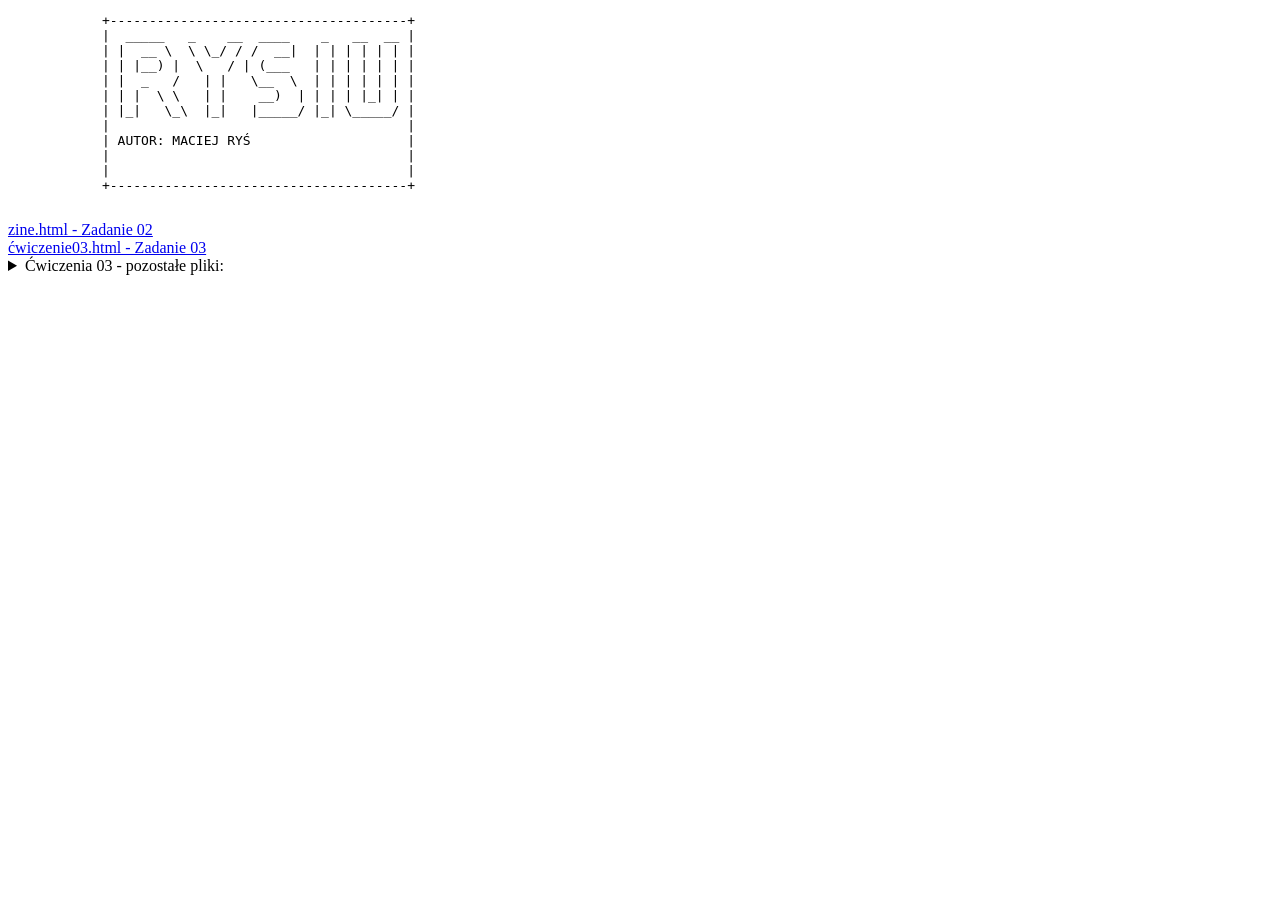
<file: index.html>
<!DOCTYPE html>
<html lang="pl">
    <head>
        <meta charset="utf-8">
        <title>SYSOP: rysiu</title>
    </head>
    <body>
        <pre>
            +--------------------------------------+
            |  _____   _    __  ____    _   __  __ |
            | |  __ \  \ \_/ / /  __|  | | | | | | |
            | | |__) |  \   / | (___   | | | | | | |
            | |  _   /   | |   \__  \  | | | | | | |
            | | |  \ \   | |    __)  | | | | |_| | |
            | |_|   \_\  |_|   |_____/ |_| \_____/ |
            |                                      |
            | AUTOR: MACIEJ RYŚ                    |
            |                                      |
            |                                      |
            +--------------------------------------+
        </pre>
        <a href="zine.html">zine.html - Zadanie 02</a><br>
        <a href="cwiczenia03/cwiczenia03.html">ćwiczenie03.html - Zadanie 03</a>
        <details>
            <summary>Ćwiczenia 03 - pozostałe pliki:</summary>
            <a href="cwiczenia03/nowy.html">nowy.html - poprawiony plik</a><br>
            <a href="cwiczenia03/notatki.txt">notatki.txt - selektory jquery</a>
        </details>
    </body>
</html>
</file>
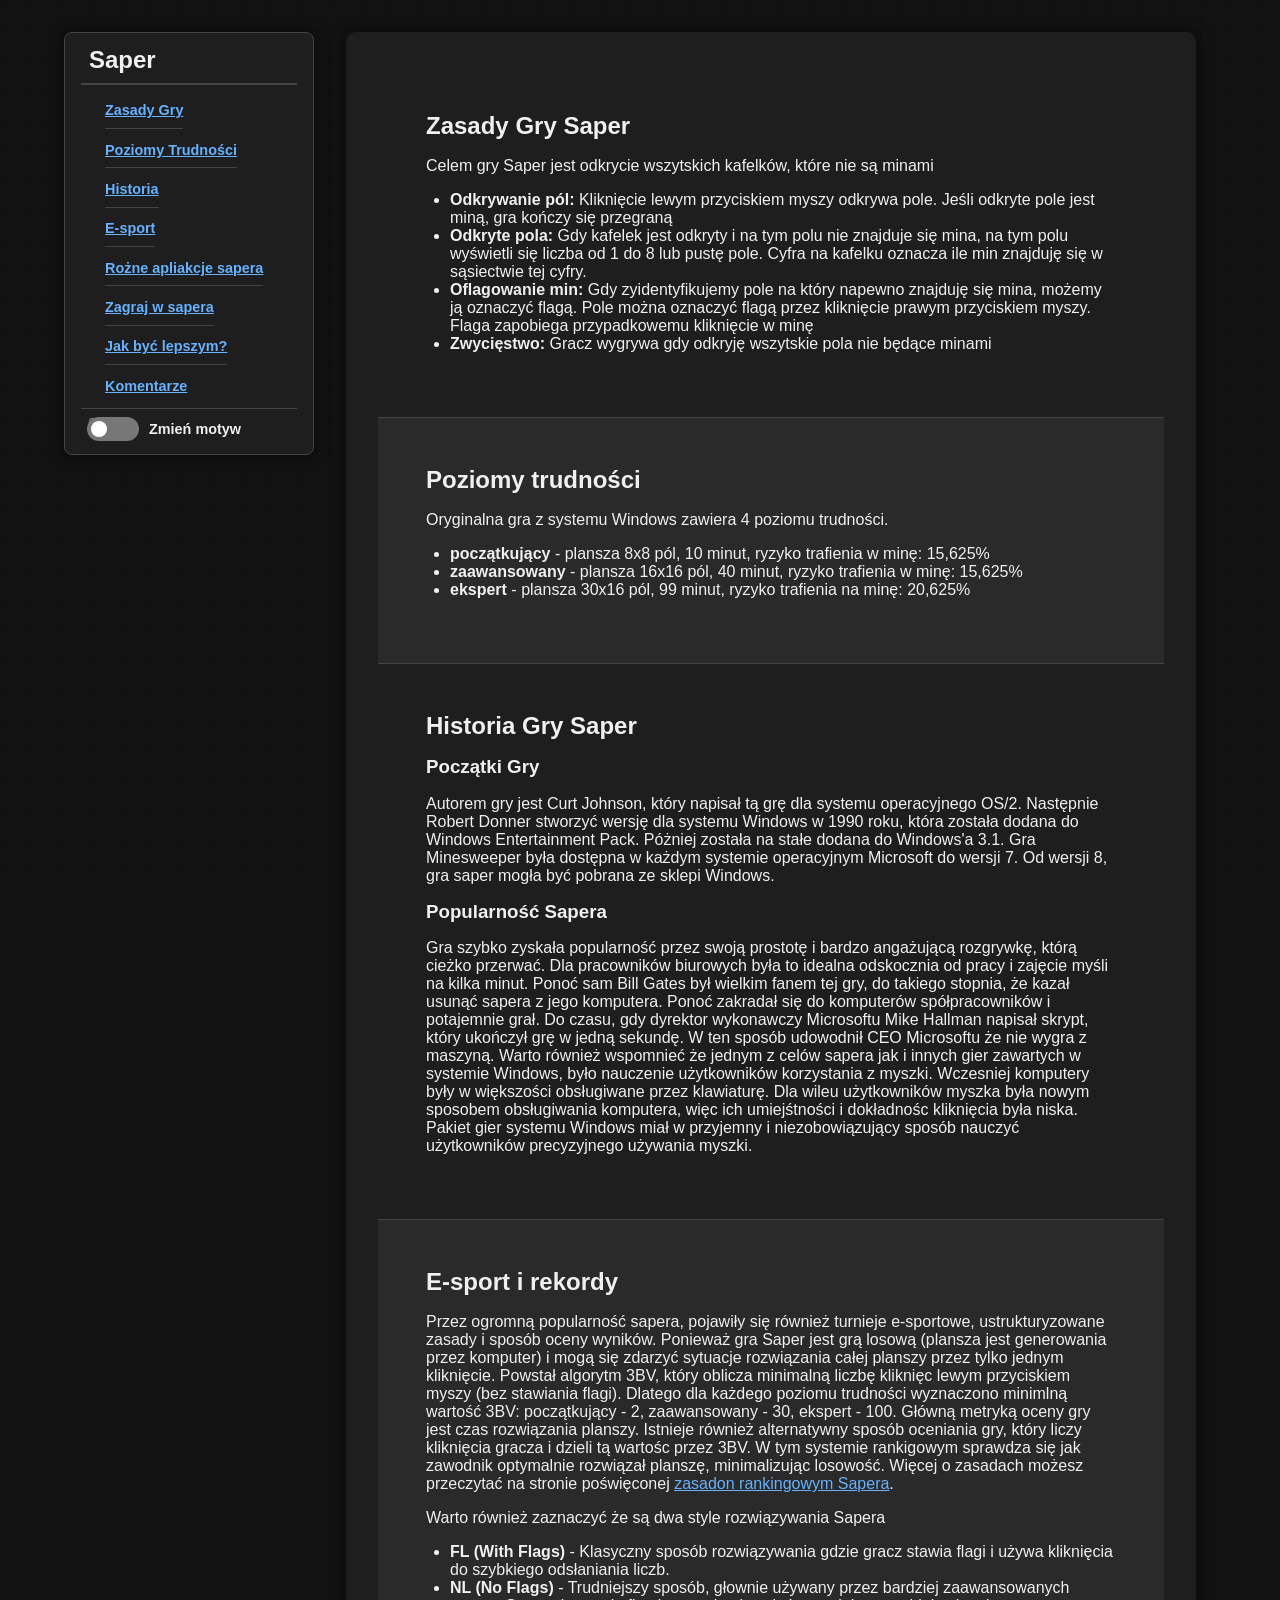
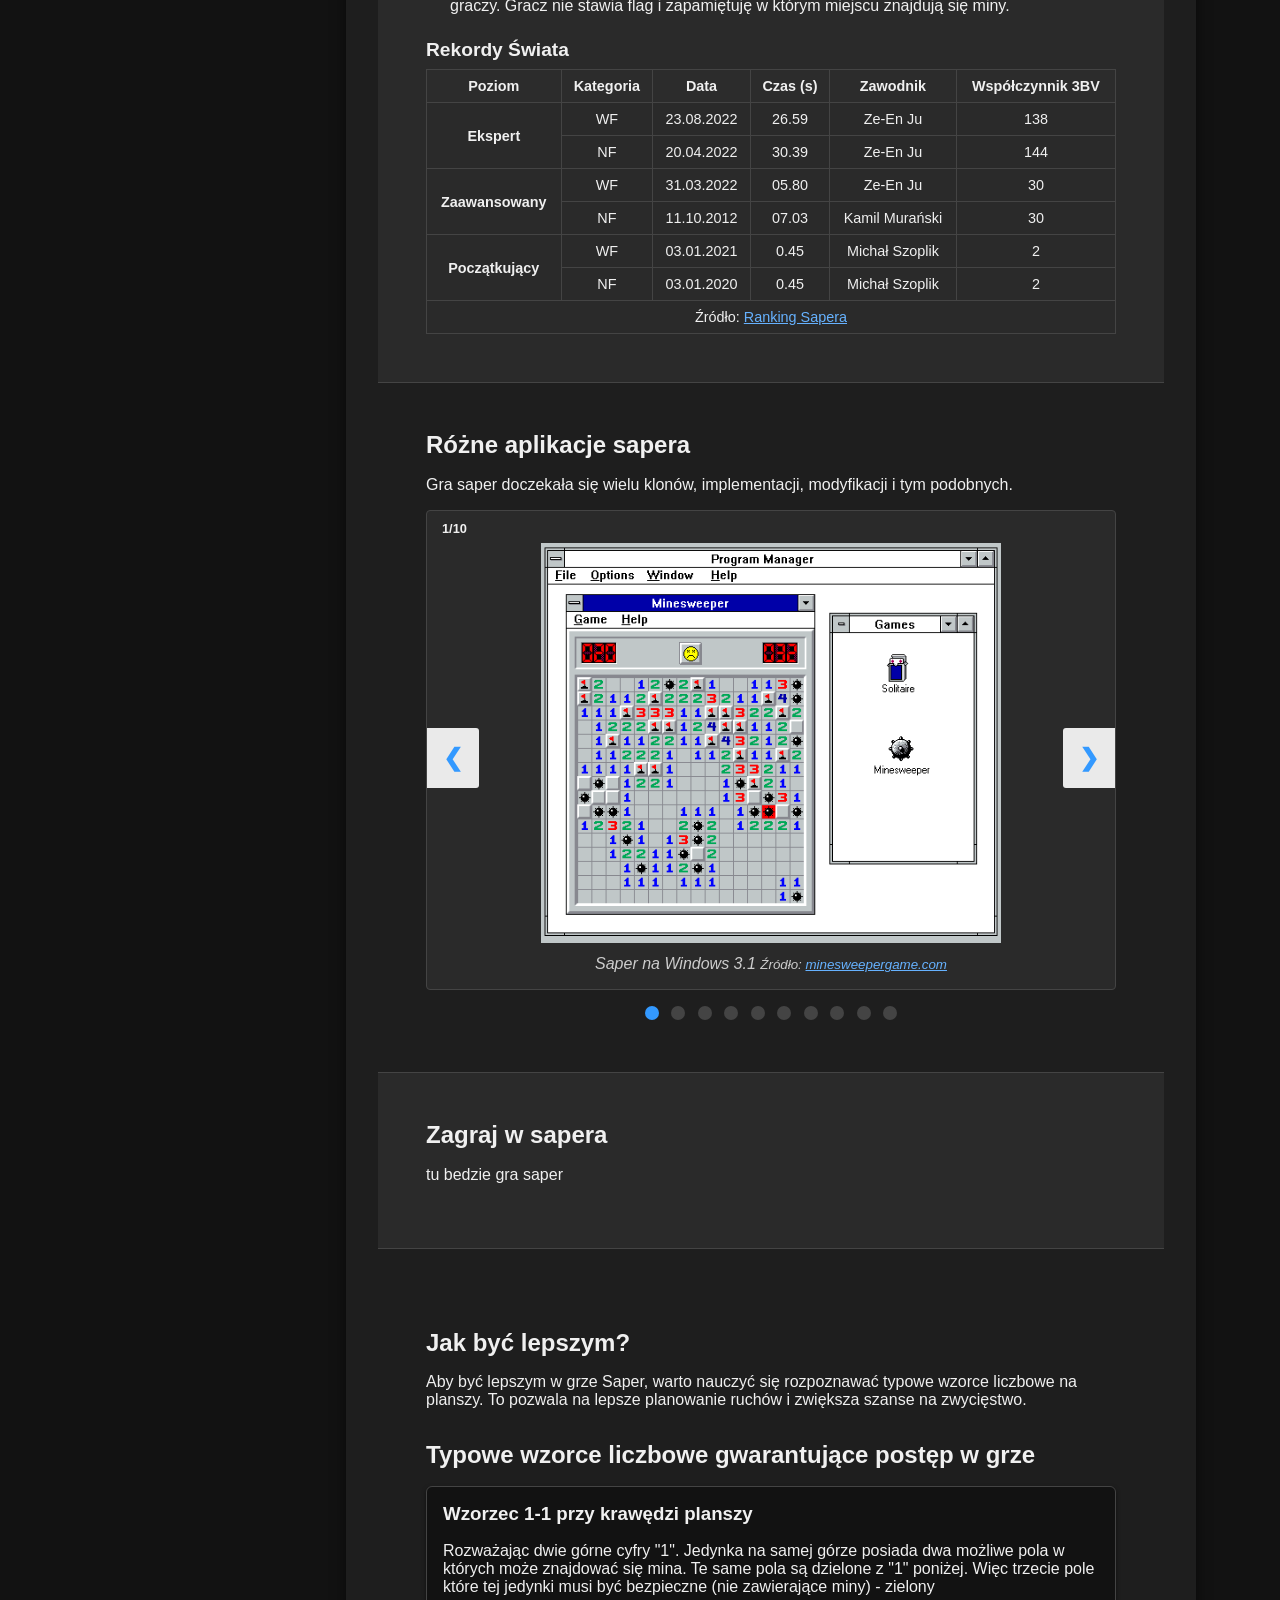
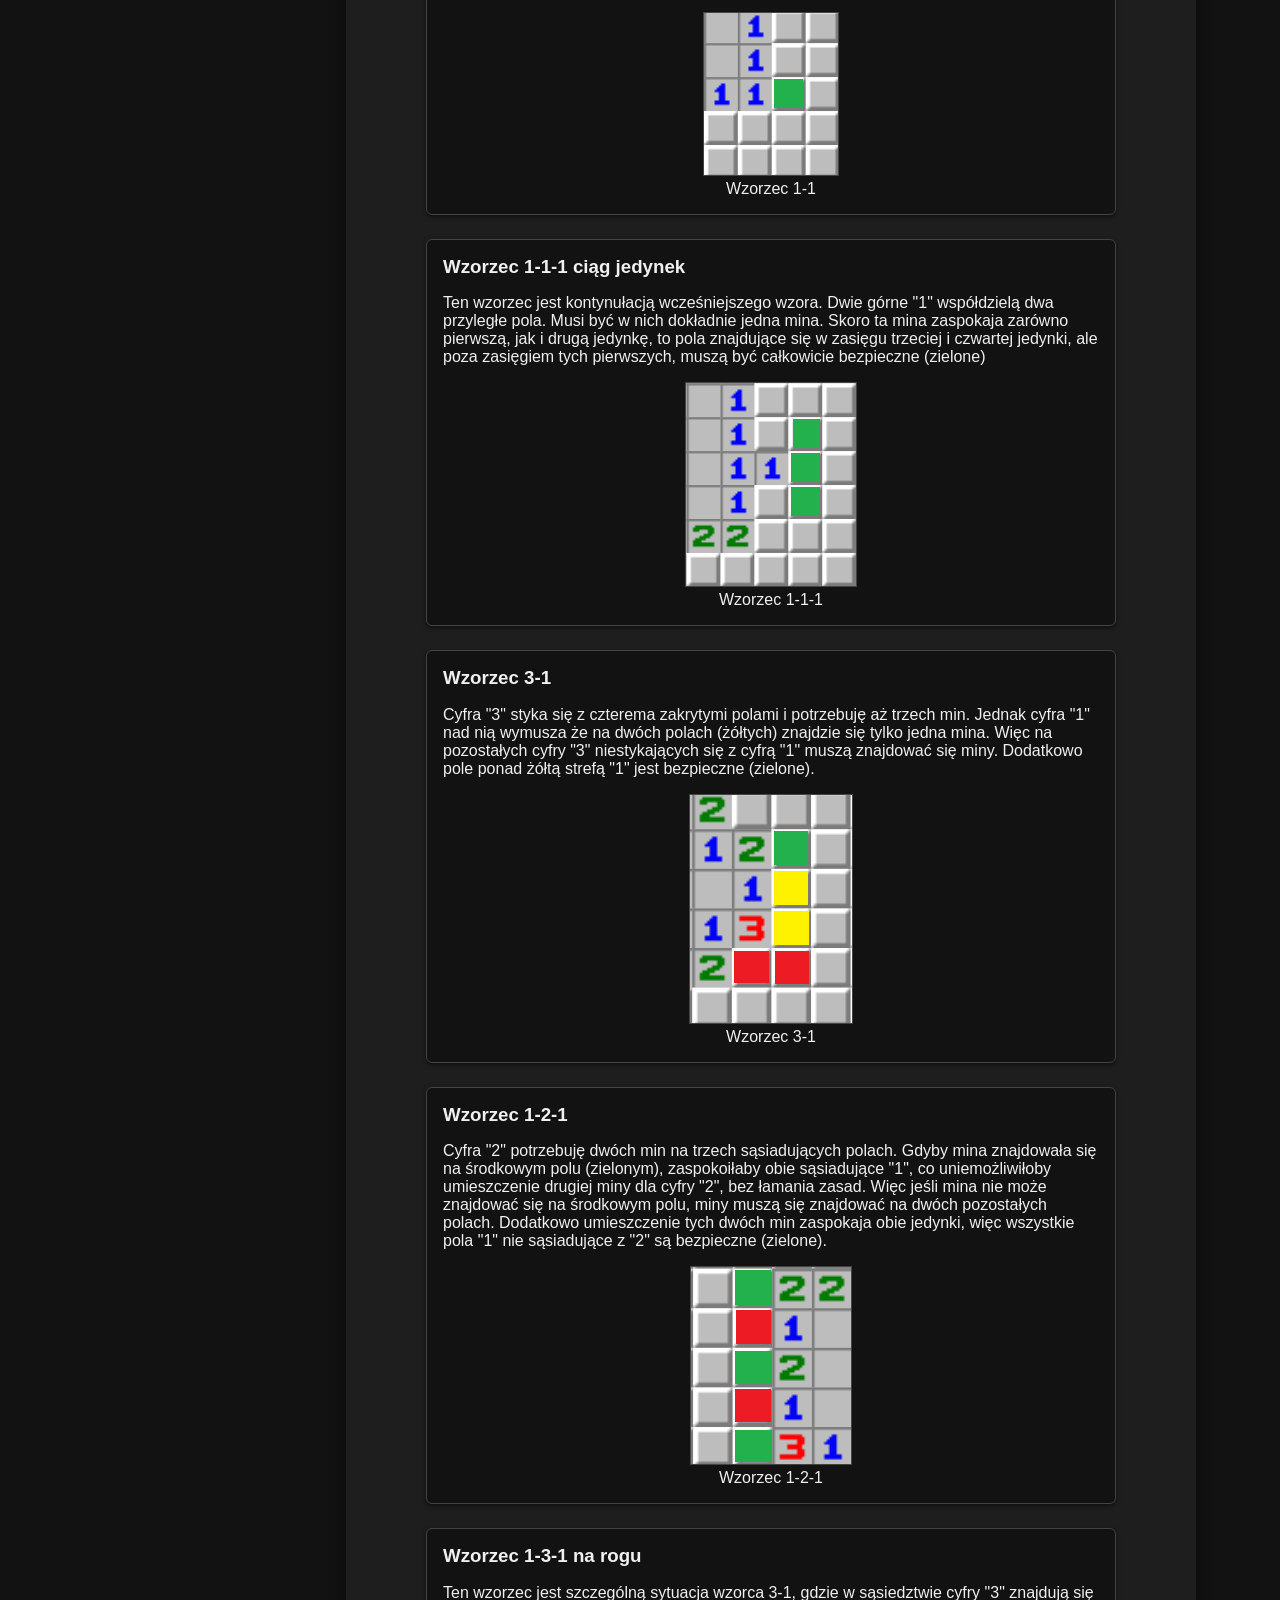
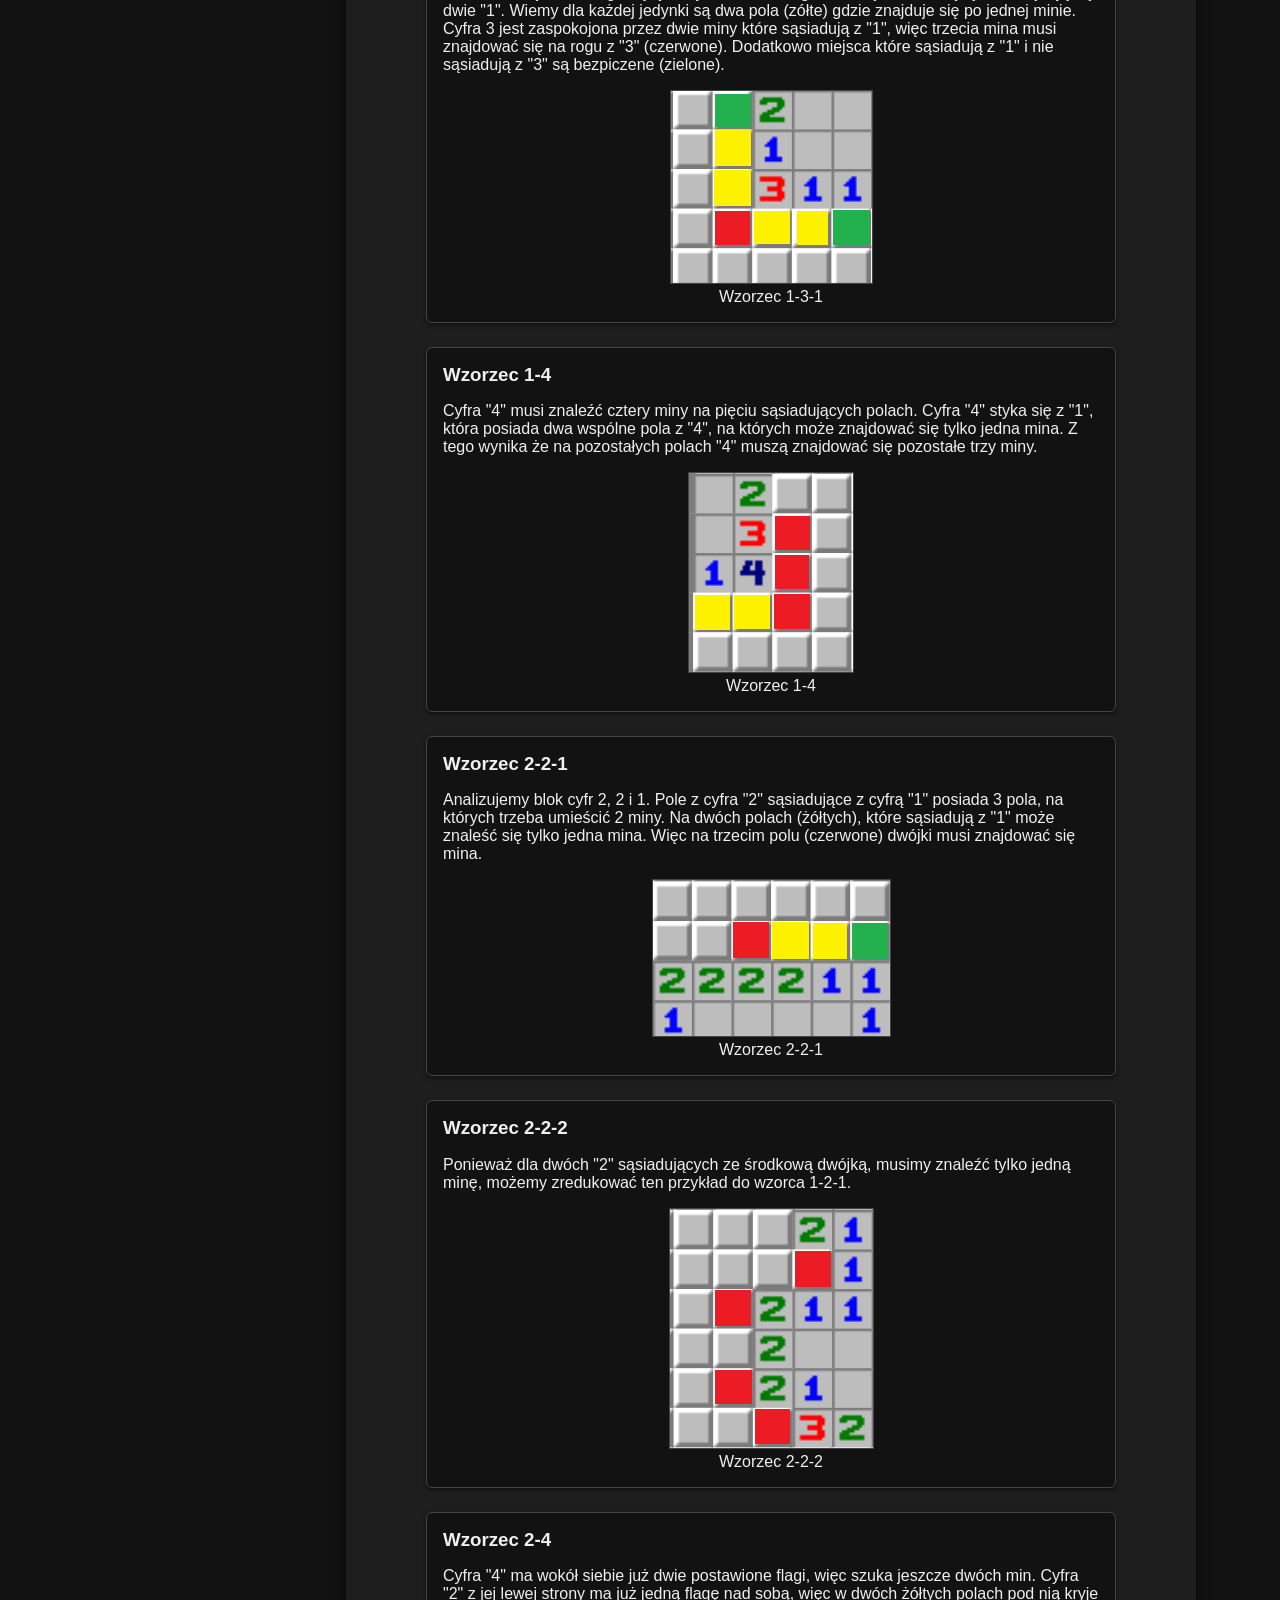
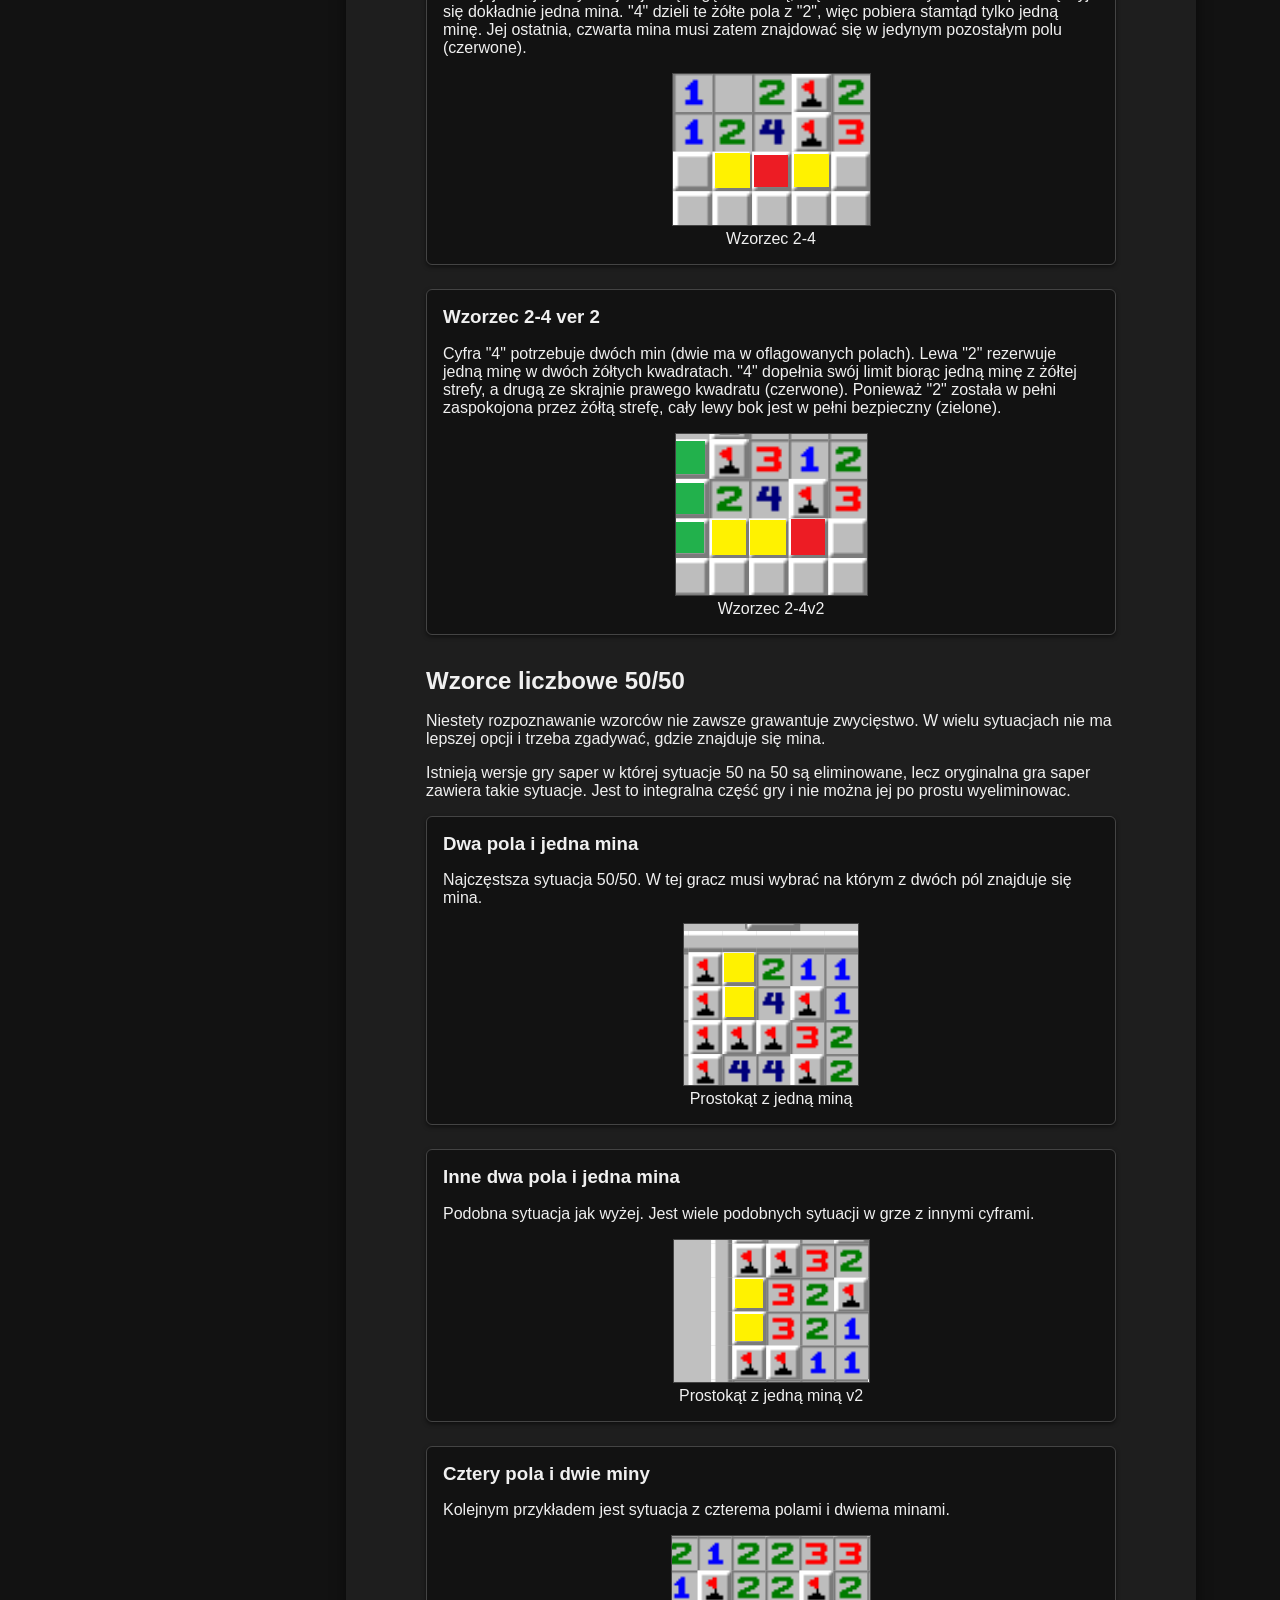
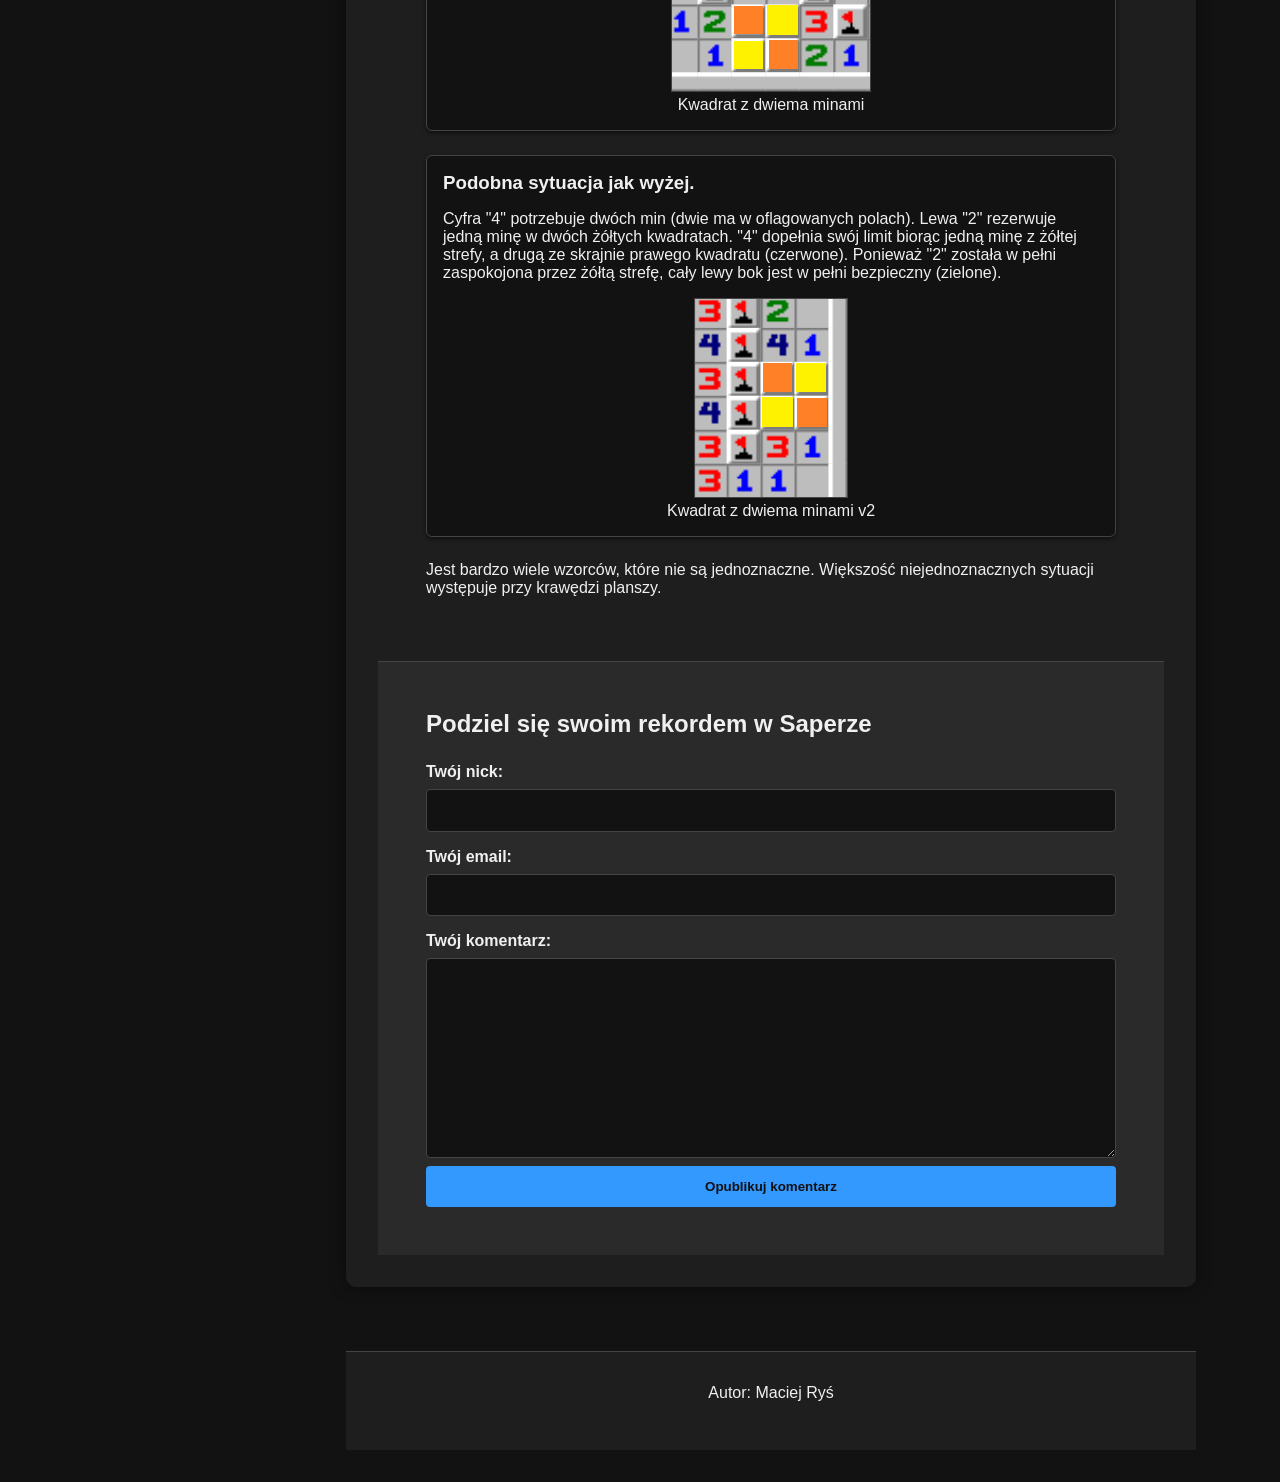
<file: projekt.html>
<!DOCTYPE html>
<html lang="pl" style="color-scheme: dark;" data-theme="dark">
    <head>
        <meta charset="utf-8">
        <meta name="viewport" content="width=device-width, initial-scale=1.0">
        <meta name="description" content="Strona poświecona grze Saper">
        <meta name="keywords" content="Saper, Gra">
        <meta name="author" content="Maciej Ryś">
        <link rel="icon" href="img/favicon/favicon.png">
        <link rel="stylesheet" href="style.css">
        <title>Saper</title>
    </head>
    <body>
        <header>
            <h1>Saper</h1>
            <nav>
                <ul>
                    <li><a href="#zasady">Zasady Gry</a></li>
                    <li><a href="#poziomy_trudnosci">Poziomy Trudności</a></li>
                    <li><a href="#historia">Historia</a></li>
                    <li><a href="#e-sport">E-sport</a></li>
                    <li><a href="#aplikacje">Rożne apliakcje sapera</a></li>
                    <li><a href="#gra">Zagraj w sapera</a></li>
                    <li><a href="#wzorce">Jak być lepszym?</a></li>
                    <li><a href="#komentarz">Komentarze</a></li>
                </ul>

                <div id="zmiana-motywu">
                    <label class="switch" for="motyw">
                        <input type="checkbox" id="motyw" onchange="zmienMotyw()" aria-labelledby="zmien-motyw-tekst">
                        <span class="motyw-slider"></span>
                    </label>
                    <span id="zmien-motyw-tekst">Zmień motyw</span>
                </div>
            </nav>
        </header>
        <main>
            <section id="zasady">
                <h2>Zasady Gry Saper</h2>
                <p>Celem gry Saper jest odkrycie wszytskich kafelków, które nie są minami</p>
                <ul>
                    <li><strong>Odkrywanie pól: </strong>Kliknięcie lewym przyciskiem myszy odkrywa pole. Jeśli odkryte pole jest miną, gra kończy się przegraną</li>
                    <li><strong>Odkryte pola: </strong>Gdy kafelek jest odkryty i na tym polu nie znajduje się mina, na tym polu wyświetli się liczba od 1 do 8 lub pustę pole. Cyfra na kafelku oznacza ile min znajduję się w sąsiectwie tej cyfry.</li>
                    <li><strong>Oflagowanie min: </strong>Gdy zyidentyfikujemy pole na który napewno znajduję się mina, możemy ją oznaczyć flagą. Pole można oznaczyć flagą przez kliknięcie prawym przyciskiem myszy. Flaga zapobiega przypadkowemu kliknięcie w minę</li>
                    <li><strong>Zwycięstwo: </strong>Gracz wygrywa gdy odkryję wszytskie pola nie będące minami</li>
                </ul>
            </section>

            <section id="poziomy_trudnosci">
                <h2>Poziomy trudności</h2>
                <p>Oryginalna gra z systemu Windows zawiera 4 poziomu trudności.</p>
                <ul>
                    <li><strong>początkujący</strong> - plansza 8x8 pól, 10 minut, ryzyko trafienia w minę: 15,625%</li>
                    <li><strong>zaawansowany</strong> - plansza 16x16 pól, 40 minut, ryzyko trafienia w minę: 15,625%</li>
                    <li><strong>ekspert</strong> - plansza 30x16 pól, 99 minut, ryzyko trafienia na minę: 20,625%</li>
                </ul>
            </section>
   
            <section id="historia">
                <h2>Historia Gry Saper</h2>
                    <h3>Początki Gry</h3>
                        <p>Autorem gry jest Curt Johnson, który napisał tą grę dla systemu operacyjnego OS/2. Następnie Robert Donner stworzyć wersję dla systemu Windows w 1990 roku, która została dodana do Windows Entertainment Pack. Póżniej została na stałe dodana do Windows'a 3.1. Gra Minesweeper była dostępna w każdym systemie operacyjnym Microsoft do wersji 7. Od wersji 8, gra saper mogła być pobrana ze sklepi Windows.</p>
                    <h3>Popularność Sapera</h3>
                        <p>Gra szybko zyskała popularność przez swoją prostotę i bardzo angażującą rozgrywkę, którą cieżko przerwać. Dla pracowników biurowych była to idealna odskocznia od pracy i zajęcie myśli na kilka minut. Ponoć sam Bill Gates był wielkim fanem tej gry, do takiego stopnia, że kazał usunąć sapera z jego komputera. Ponoć zakradał się do komputerów spółpracowników i potajemnie grał. Do czasu, gdy dyrektor wykonawczy Microsoftu Mike Hallman napisał skrypt, który ukończył grę w jedną sekundę. W ten sposób udowodnił CEO Microsoftu że nie wygra z maszyną. Warto również wspomnieć że jednym z celów sapera jak i innych gier zawartych w systemie Windows, było nauczenie użytkowników korzystania z myszki. Wczesniej komputery były w większości obsługiwane przez klawiaturę. Dla wileu użytkowników myszka była nowym sposobem obsługiwania komputera, więc ich umiejśtności i dokładnośc kliknięcia była niska. Pakiet gier systemu Windows miał w przyjemny i niezobowiązujący sposób nauczyć użytkowników precyzyjnego używania myszki.</p>    
            </section>

            <section id="e-sport">
                <h2>E-sport i rekordy</h2>
                <p>Przez ogromną popularność sapera, pojawiły się również turnieje e-sportowe, ustrukturyzowane zasady i sposób oceny wyników. Ponieważ gra Saper jest grą losową (plansza jest generowania przez komputer) i mogą się zdarzyć sytuacje rozwiązania całej planszy przez tylko jednym kliknięcie. Powstał algorytm 3BV, który oblicza minimalną liczbę kliknięc lewym przyciskiem myszy (bez stawiania flagi). Dlatego dla każdego poziomu trudności wyznaczono minimlną wartość 3BV: początkujący - 2, zaawansowany - 30, ekspert - 100. Główną metryką oceny gry jest czas rozwiązania planszy. Istnieje również alternatywny sposób oceniania gry, który liczy kliknięcia gracza i dzieli tą wartośc przez 3BV. W tym systemie rankigowym sprawdza się jak zawodnik optymalnie rozwiązał planszę, minimalizując losowość. Więcej o zasadach możesz przeczytać na stronie poświęconej <a href="https://minesweepergame.com/ranking-rules.php">zasadon rankingowym Sapera</a>.</p>
                <p>Warto również zaznaczyć że są dwa style rozwiązywania Sapera</p>
                <ul>
                    <li><strong>FL (With Flags)</strong> - Klasyczny sposób rozwiązywania gdzie gracz stawia flagi i używa kliknięcia do szybkiego odsłaniania liczb.</li>
                    <li><strong>NL (No Flags)</strong> - Trudniejszy sposób, głownie używany przez bardziej zaawansowanych graczy. Gracz nie stawia flag i zapamiętuję w którym miejscu znajdują się miny.</li>
                </ul>
                <table class="tablica_rekordow">
                    <caption>Rekordy Świata</caption>
                    <thead>
                        <tr>
                            <th>Poziom</th>
                            <th>Kategoria</th>
                            <th>Data</th>
                            <th>Czas (s)</th>
                            <th>Zawodnik</th>
                            <th>Współczynnik 3BV</th>
                        </tr>
                    </thead>
                    <tbody>
                        <tr>
                            <td rowspan="2"><strong>Ekspert</strong></td>
                            <td>WF</td>
                            <td>23.08.2022</td>
                            <td>26.59</td>
                            <td>Ze-En Ju</td>
                            <td>138</td>
                        </tr>
                        <tr>
                            <td>NF</td>
                            <td>20.04.2022</td>
                            <td>30.39</td>
                            <td>Ze-En Ju</td>
                            <td>144</td>
                        </tr>
                        <tr>
                            <td rowspan="2"><strong>Zaawansowany</strong></td>
                            <td>WF</td>
                            <td>31.03.2022</td>
                            <td>05.80</td>
                            <td>Ze-En Ju</td>
                            <td>30</td>
                        </tr>
                        <tr>
                            <td>NF</td>
                            <td>11.10.2012</td>
                            <td>07.03</td>
                            <td>Kamil Murański</td>
                            <td>30</td>
                        </tr>
                        <tr>
                            <td rowspan="2"><strong>Początkujący</strong></td>
                            <td>WF</td>
                            <td>03.01.2021</td>
                            <td>0.45</td>
                            <td>Michał Szoplik</td>
                            <td>2</td>
                        </tr>
                        <tr>
                            <td>NF</td>
                            <td>03.01.2020</td>
                            <td>0.45</td>
                            <td>Michał Szoplik</td>
                            <td>2</td>
                        </tr>
                    </tbody>
                    <tfoot>
                        <tr>
                            <td colspan="6">Źródło: <a href="https://minesweepergame.com/world-records.php">Ranking Sapera</a></td>
                         </tr>
                    </tfoot>
                </table>
            </section>
            
            <section id="aplikacje">
                <h2>Różne aplikacje sapera</h2>
                <p>Gra saper doczekała się wielu klonów, implementacji, modyfikacji i tym podobnych.</p>
                <div id="slider">
                    <figure class="slide">
                        <b class="slider-number">1/10</b>
                        <img src="img/aplikacje/windows-31-minesweeper.png" alt="klasyczny saper z systemu Windows 3.1">
                        <figcaption>Saper na Windows 3.1 <small>Źródło: <a href="https://minesweepergame.com/download/windows-31-minesweeper.php">minesweepergame.com</a> </small></figcaption>
                    </figure>
                    <figure class="slide">
                        <b class="slider-number">2/10</b>
                        <img src="img/aplikacje/windows-xp-minesweeper.png" alt="klasyczny saper z systemu Windows XP">
                        <figcaption>Saper na Windows XP <small>Źródło: <a href="https://minesweepergame.com/download/windows-xp-minesweeper.php">minesweepergame.com</a> </small></figcaption>
                    </figure>
                    <figure class="slide">
                        <b class="slider-number">3/10</b>
                        <img src="img/aplikacje/windows-vista-minesweeper.png" alt="klasyczny saper z systemu Windows Vista">
                        <figcaption>Saper na Windows Vista <small>Źródło: <a href="https://minesweepergame.com/download/windows-vista-minesweeper.php">minesweepergame.com</a> </small></figcaption>
                    </figure>
                    <figure class="slide">
                        <b class="slider-number">4/10</b>
                        <img src="img/aplikacje/windows-7-minesweeper.png" alt="klasyczny saper z systemu Windows 7">
                        <figcaption>Saper na Windows 7 <small>Źródło: <a href="https://minesweepergame.com/download/windows-7-minesweeper.php">minesweepergame.com</a> </small></figcaption>
                    </figure>
                    <figure class="slide">
                        <b class="slider-number">5/10</b>
                        <img src="img/aplikacje/triangle-xbomb.png" alt="trójkątny saper z aplikacji xbomb">
                        <figcaption>Saper z aplikacji xbomb </figcaption>
                    </figure>
                    <figure class="slide">
                        <b class="slider-number">6/10</b>
                        <img src="img/aplikacje/hexagon-xbomb.png" alt="hexagonalny saper z aplikacji xbomb">
                        <figcaption>SAper z aplikacji xbomb </figcaption>
                    </figure>
                    <figure class="slide">
                        <b class="slider-number">7/10</b>
                        <img src="img/aplikacje/mastermine.jpg" alt="saper w 3D z aplikacji mastermine">
                        <figcaption>Saper w 3D z aplikacji mastermine (Steam)</figcaption>
                    </figure>
                    <figure class="slide">
                        <b class="slider-number">8/10</b>
                        <img src="img/aplikacje/javascript-minesweeper.png" alt="Klasyczny saper w przeglądarce napisany w JavaScript">
                        <figcaption>Klasyczny saper w przeglądarce napisany w JavaScript</figcaption>
                    </figure>
                    <figure class="slide">
                        <b class="slider-number">9/10</b>
                        <img src="img/aplikacje/hexcells.jpg" alt="zmodyfikowany hexagonalny saper z aplikacji hexcells">
                        <figcaption>zmodyfikowany hexagonalny saper z aplikacji hexcells</figcaption>
                    </figure>
                    <figure class="slide">
                        <b class="slider-number">10/10</b>
                        <img src="img/aplikacje/Saper-nieeuklidesowy-hex.png" alt="Saper w przestrzeni nieeuklidesowej">
                        <figcaption>Wersja Sapera w przestrzeni nieeuklidesowej. Gra na platformie Steam.</figcaption>
                    </figure>
                    <a class="prev" onclick="przesunSlide(-1)">&#10094;</a>
                    <a class="next" onclick="przesunSlide(1)">&#10095;</a>
                </div>
                <div>
                    <span class="dot" onclick="zmienSlide(1)"></span>
                    <span class="dot" onclick="zmienSlide(2)"></span> 
                    <span class="dot" onclick="zmienSlide(3)"></span>
                    <span class="dot" onclick="zmienSlide(4)"></span>
                    <span class="dot" onclick="zmienSlide(5)"></span>
                    <span class="dot" onclick="zmienSlide(6)"></span>
                    <span class="dot" onclick="zmienSlide(7)"></span>
                    <span class="dot" onclick="zmienSlide(8)"></span>
                    <span class="dot" onclick="zmienSlide(9)"></span>
                    <span class="dot" onclick="zmienSlide(10)"></span>
                </div>
            </section>

            <section id="gra">
                <h2>Zagraj w sapera</h2>
                <div id="gra-saper">
                    <p>tu bedzie gra saper</p>
                </div>
            </section>

            <section id="wzorce">
                <h2>Jak być lepszym?</h2>
                    <p>Aby być lepszym w grze Saper, warto nauczyć się rozpoznawać typowe wzorce liczbowe na planszy. To pozwala na lepsze planowanie ruchów i zwiększa szanse na zwycięstwo.</p>
                    <h2>Typowe wzorce liczbowe gwarantujące postęp w grze</h2>

                        <div class="blok-wzorcow">
                            <h3>Wzorzec 1-1 przy krawędzi planszy</h3>
                            <p>Rozważając dwie górne cyfry "1". Jedynka na samej górze posiada dwa możliwe pola w których może znajdować się mina. Te same pola są dzielone z "1" poniżej. Więc trzecie pole które tej jedynki musi być bezpieczne (nie zawierające miny) - zielony</p>
                            <figure class="wzorzec-obrazek"><img src="img/wzorce/wzorce-pewne/edited/1-1-1-e.png" alt="przykładowy-wzorzec">
                                <figcaption>Wzorzec 1-1</figcaption>
                            </figure>
                        </div>

                        <div class="blok-wzorcow">
                            <h3>Wzorzec 1-1-1 ciąg jedynek</h3>
                            <p>Ten wzorzec jest kontynułacją wcześniejszego wzora. Dwie górne "1" współdzielą dwa przyległe pola. Musi być w nich dokładnie jedna mina. Skoro ta mina zaspokaja zarówno pierwszą, jak i drugą jedynkę, to pola znajdujące się w zasięgu trzeciej i czwartej jedynki, ale poza zasięgiem tych pierwszych, muszą być całkowicie bezpieczne (zielone) </p>
                            <figure class="wzorzec-obrazek"><img src="img/wzorce/wzorce-pewne/edited/1-1-1-1-e.png" alt="przykładowy-wzorzec">
                                <figcaption>Wzorzec 1-1-1</figcaption>
                            </figure>
                        </div>

                        <div class="blok-wzorcow">
                            <h3>Wzorzec 3-1</h3>
                            <p>Cyfra "3" styka się z czterema zakrytymi polami i potrzebuję aż trzech min. Jednak cyfra "1" nad nią wymusza że na dwóch polach (żółtych) znajdzie się tylko jedna mina. Więc na pozostałych cyfry "3" niestykających się z cyfrą "1" muszą znajdować się miny. Dodatkowo pole ponad żółtą strefą "1" jest bezpieczne (zielone).</p>
                            <figure class="wzorzec-obrazek"><img src="img/wzorce/wzorce-pewne/edited/1-1-3-e.png" alt="przykładowy-wzorzec">
                                <figcaption>Wzorzec 3-1</figcaption>
                            </figure>
                        </div>

                        <div class="blok-wzorcow">
                            <h3>Wzorzec 1-2-1</h3>
                            <p>Cyfra "2" potrzebuję dwóch min na trzech sąsiadujących polach. Gdyby mina znajdowała się na środkowym polu (zielonym), zaspokoiłaby obie sąsiadujące "1", co uniemożliwiłoby umieszczenie drugiej miny dla cyfry "2", bez łamania zasad. Więc jeśli mina nie może znajdować się na środkowym polu, miny muszą się znajdować na dwóch pozostałych polach. Dodatkowo umieszczenie tych dwóch min zaspokaja obie jedynki, więc wszystkie pola "1" nie sąsiadujące z "2" są bezpieczne (zielone).</p>
                            <figure class="wzorzec-obrazek"><img src="img/wzorce/wzorce-pewne/edited/1-2-1-e.png" alt="przykładowy-wzorzec">
                                <figcaption>Wzorzec 1-2-1</figcaption>
                            </figure>
                        </div>

                        <div class="blok-wzorcow">
                            <h3>Wzorzec 1-3-1 na rogu</h3>
                            <p>Ten wzorzec jest szczególną sytuacja wzorca 3-1, gdzie w sąsiedztwie cyfry "3" znajdują się dwie "1". Wiemy dla każdej jedynki są dwa pola (zółte) gdzie znajduje się po jednej minie. Cyfra 3 jest zaspokojona przez dwie miny które sąsiadują z "1", więc trzecia mina musi znajdować się na rogu z "3" (czerwone). Dodatkowo miejsca które sąsiadują z "1" i nie sąsiadują z "3" są bezpiczene (zielone).</p>
                            <figure class="wzorzec-obrazek"><img src="img/wzorce/wzorce-pewne/edited/1-3-1-rog-e.png" alt="przykładowy-wzorzec">
                                <figcaption>Wzorzec 1-3-1</figcaption>
                            </figure>
                        </div>

                        <div class="blok-wzorcow">
                            <h3>Wzorzec 1-4</h3>
                            <p>Cyfra "4" musi znaleźć cztery miny na pięciu sąsiadujących polach. Cyfra "4" styka się z "1", która posiada dwa wspólne pola z "4", na których może znajdować się tylko jedna mina. Z tego wynika że na pozostałych polach "4" muszą znajdować się pozostałe trzy miny.</p>
                            <figure class="wzorzec-obrazek"><img src="img/wzorce/wzorce-pewne/edited/1-4-e.png" alt="przykładowy-wzorzec">
                                <figcaption>Wzorzec 1-4</figcaption>
                            </figure>
                        </div>

                        <div class="blok-wzorcow">
                            <h3>Wzorzec 2-2-1</h3>
                            <p>Analizujemy blok cyfr 2, 2 i 1. Pole z cyfra "2" sąsiadujące z cyfrą "1" posiada 3 pola, na których trzeba umieścić 2 miny. Na dwóch polach (żółtych), które sąsiadują z "1" może znaleść się tylko jedna mina. Więc na trzecim polu (czerwone) dwójki musi znajdować się mina.</p>
                            <figure class="wzorzec-obrazek"><img src="img/wzorce/wzorce-pewne/edited/2-2-1-prosto-e.png" alt="przykładowy-wzorzec">
                                <figcaption>Wzorzec 2-2-1</figcaption>
                            </figure>
                        </div>

                        <div class="blok-wzorcow">
                            <h3>Wzorzec 2-2-2</h3>
                            <p>Ponieważ dla dwóch "2" sąsiadujących ze środkową dwójką, musimy znaleźć tylko jedną minę, możemy zredukować ten przykład do wzorca 1-2-1.</p>
                            <figure class="wzorzec-obrazek"><img src="img/wzorce/wzorce-pewne/edited/2-2-2-prosto-e.png" alt="przykładowy-wzorzec">
                                <figcaption>Wzorzec 2-2-2</figcaption>
                            </figure>
                        </div>

                        <div class="blok-wzorcow">
                            <h3>Wzorzec 2-4</h3>
                            <p>Cyfra "4" ma wokół siebie już dwie postawione flagi, więc szuka jeszcze dwóch min. Cyfra "2" z jej lewej strony ma już jedną flagę nad sobą, więc w dwóch żółtych polach pod nią kryje się dokładnie jedna mina. "4" dzieli te żółte pola z "2", więc pobiera stamtąd tylko jedną minę. Jej ostatnia, czwarta mina musi zatem znajdować się w jedynym pozostałym polu (czerwone).</p>
                            <figure class="wzorzec-obrazek"><img src="img/wzorce/wzorce-pewne/edited/2-4-e.png" alt="przykładowy-wzorzec">
                                <figcaption>Wzorzec 2-4</figcaption>
                            </figure>
                        </div>

                        <div class="blok-wzorcow">
                            <h3>Wzorzec 2-4 ver 2</h3>
                            <p>Cyfra "4" potrzebuje dwóch min (dwie ma w oflagowanych polach). Lewa "2" rezerwuje jedną minę w dwóch żółtych kwadratach. "4" dopełnia swój limit biorąc jedną minę z żółtej strefy, a drugą ze skrajnie prawego kwadratu (czerwone). Ponieważ "2" została w pełni zaspokojona przez żółtą strefę, cały lewy bok jest w pełni bezpieczny (zielone).</p>
                            <figure class="wzorzec-obrazek"><img src="img/wzorce/wzorce-pewne/edited/2-4v2-e.png" alt="przykładowy-wzorzec">
                                <figcaption>Wzorzec 2-4v2</figcaption>
                            </figure>
                        </div>
                    
                    <h2>Wzorce liczbowe 50/50</h2>
                        <p>Niestety rozpoznawanie wzorców nie zawsze grawantuje zwycięstwo. W wielu sytuacjach nie ma lepszej opcji i trzeba zgadywać, gdzie znajduje się mina.</p>
                        <p>Istnieją wersje gry saper w której sytuacje 50 na 50 są eliminowane, lecz oryginalna gra saper zawiera takie sytuacje. Jest to integralna część gry i nie można jej po prostu wyeliminowac.</p>
                        
                        <div class="blok-wzorcow">
                            <h3>Dwa pola i jedna mina</h3>
                            <p>Najczęstsza sytuacja 50/50. W tej gracz musi wybrać na którym z dwóch pól znajduje się mina.</p>
                            <figure class="wzorzec-obrazek"><img src="img/wzorce/wzorce-niepewne/edited/prostokat-dwie-miny.png" alt="przykładowy-wzorzec">
                                <figcaption>Prostokąt z jedną miną</figcaption>
                            </figure>
                        </div>

                        <div class="blok-wzorcow">
                            <h3>Inne dwa pola i jedna mina</h3>
                            <p>Podobna sytuacja jak wyżej. Jest wiele podobnych sytuacji w grze z innymi cyframi.</p>
                            <figure class="wzorzec-obrazek"><img src="img/wzorce/wzorce-niepewne/edited/prostokat-dwie-miny-v2.png" alt="przykładowy-wzorzec">
                                <figcaption>Prostokąt z jedną miną v2</figcaption>
                            </figure>
                        </div>

                        <div class="blok-wzorcow">
                            <h3>Cztery pola i dwie miny</h3>
                            <p>Kolejnym przykładem jest sytuacja z czterema polami i dwiema minami.</p>
                            <figure class="wzorzec-obrazek"><img src="img/wzorce/wzorce-niepewne/edited/kwadrat-dwie-miny.png" alt="przykładowy-wzorzec">
                                <figcaption>Kwadrat z dwiema minami</figcaption>
                            </figure>
                        </div>

                        <div class="blok-wzorcow">
                            <h3>Podobna sytuacja jak wyżej.</h3>
                            <p>Cyfra "4" potrzebuje dwóch min (dwie ma w oflagowanych polach). Lewa "2" rezerwuje jedną minę w dwóch żółtych kwadratach. "4" dopełnia swój limit biorąc jedną minę z żółtej strefy, a drugą ze skrajnie prawego kwadratu (czerwone). Ponieważ "2" została w pełni zaspokojona przez żółtą strefę, cały lewy bok jest w pełni bezpieczny (zielone).</p>
                            <figure class="wzorzec-obrazek"><img src="img/wzorce/wzorce-niepewne/edited/kwadrat-dwie-miny-v2.png" alt="przykładowy-wzorzec">
                                <figcaption>Kwadrat z dwiema minami v2</figcaption>
                            </figure>
                        </div>

                        <p>Jest bardzo wiele wzorców, które nie są jednoznaczne. Większość niejednoznacznych sytuacji występuje przy krawędzi planszy.</p>
            </section>

            <section id="komentarz">
                <h2>Podziel się swoim rekordem w Saperze</h2>
                <form autocomplete="on">
                    <label for="nick">Twój nick:   </label><input type="text" id="nick" name="nick" autocomplete="off" required>
                    <label for="email">Twój email: </label><input type="email" id="email" name="email" autocomplete="on" required>
                    <label for="komentarz-uzytkownika">Twój komentarz: </label>
                    <textarea id="komentarz-uzytkownika" name="komentarz-uzytkownika" autocomplete="off" required></textarea>
                    <input type="submit" value="Opublikuj komentarz">
                </form>
            </section>
        </main>

        <footer id="stopka">
            <p>Autor: Maciej Ryś</p>
        </footer>
        <script src="script/slider.js"></script>
        <script src="script/zmiena-motywu.js"></script>
        <script src="script/ukrywanie-menu.js"></script>
    </body>
</html>
</file>
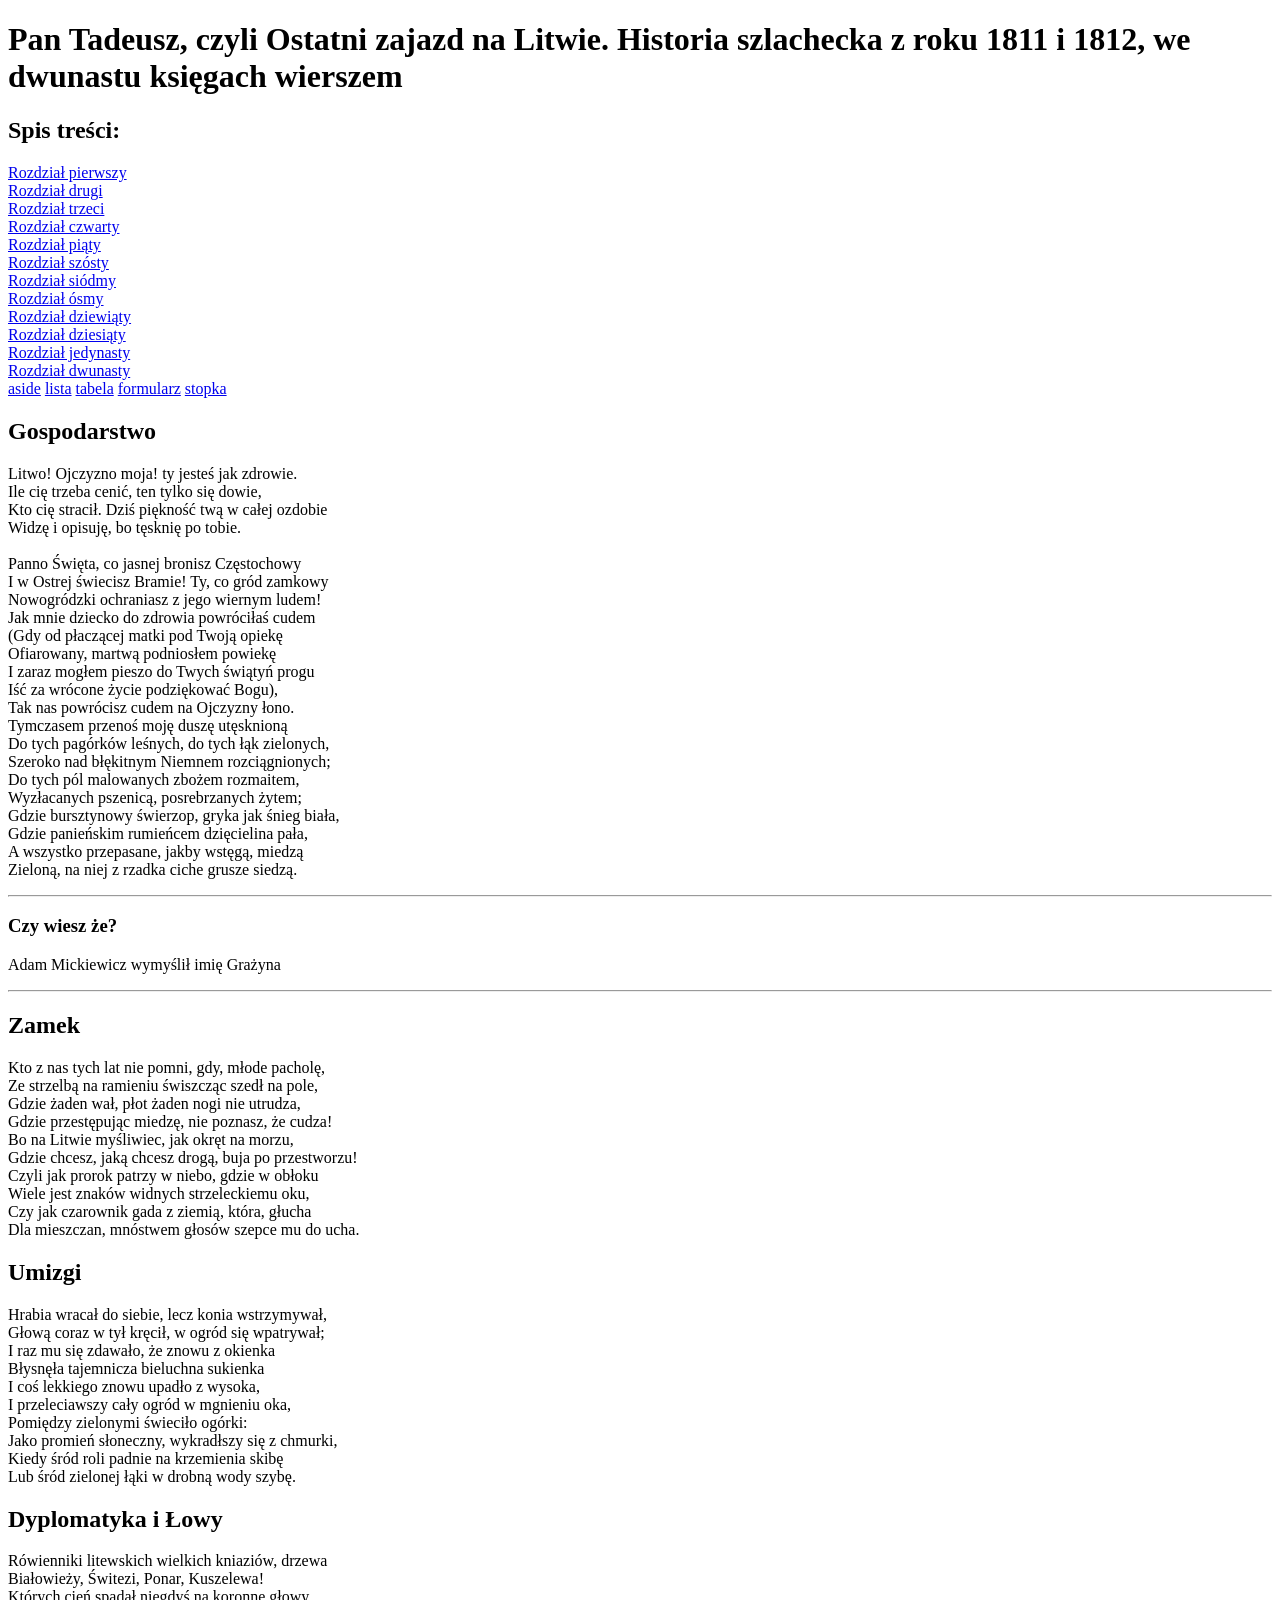
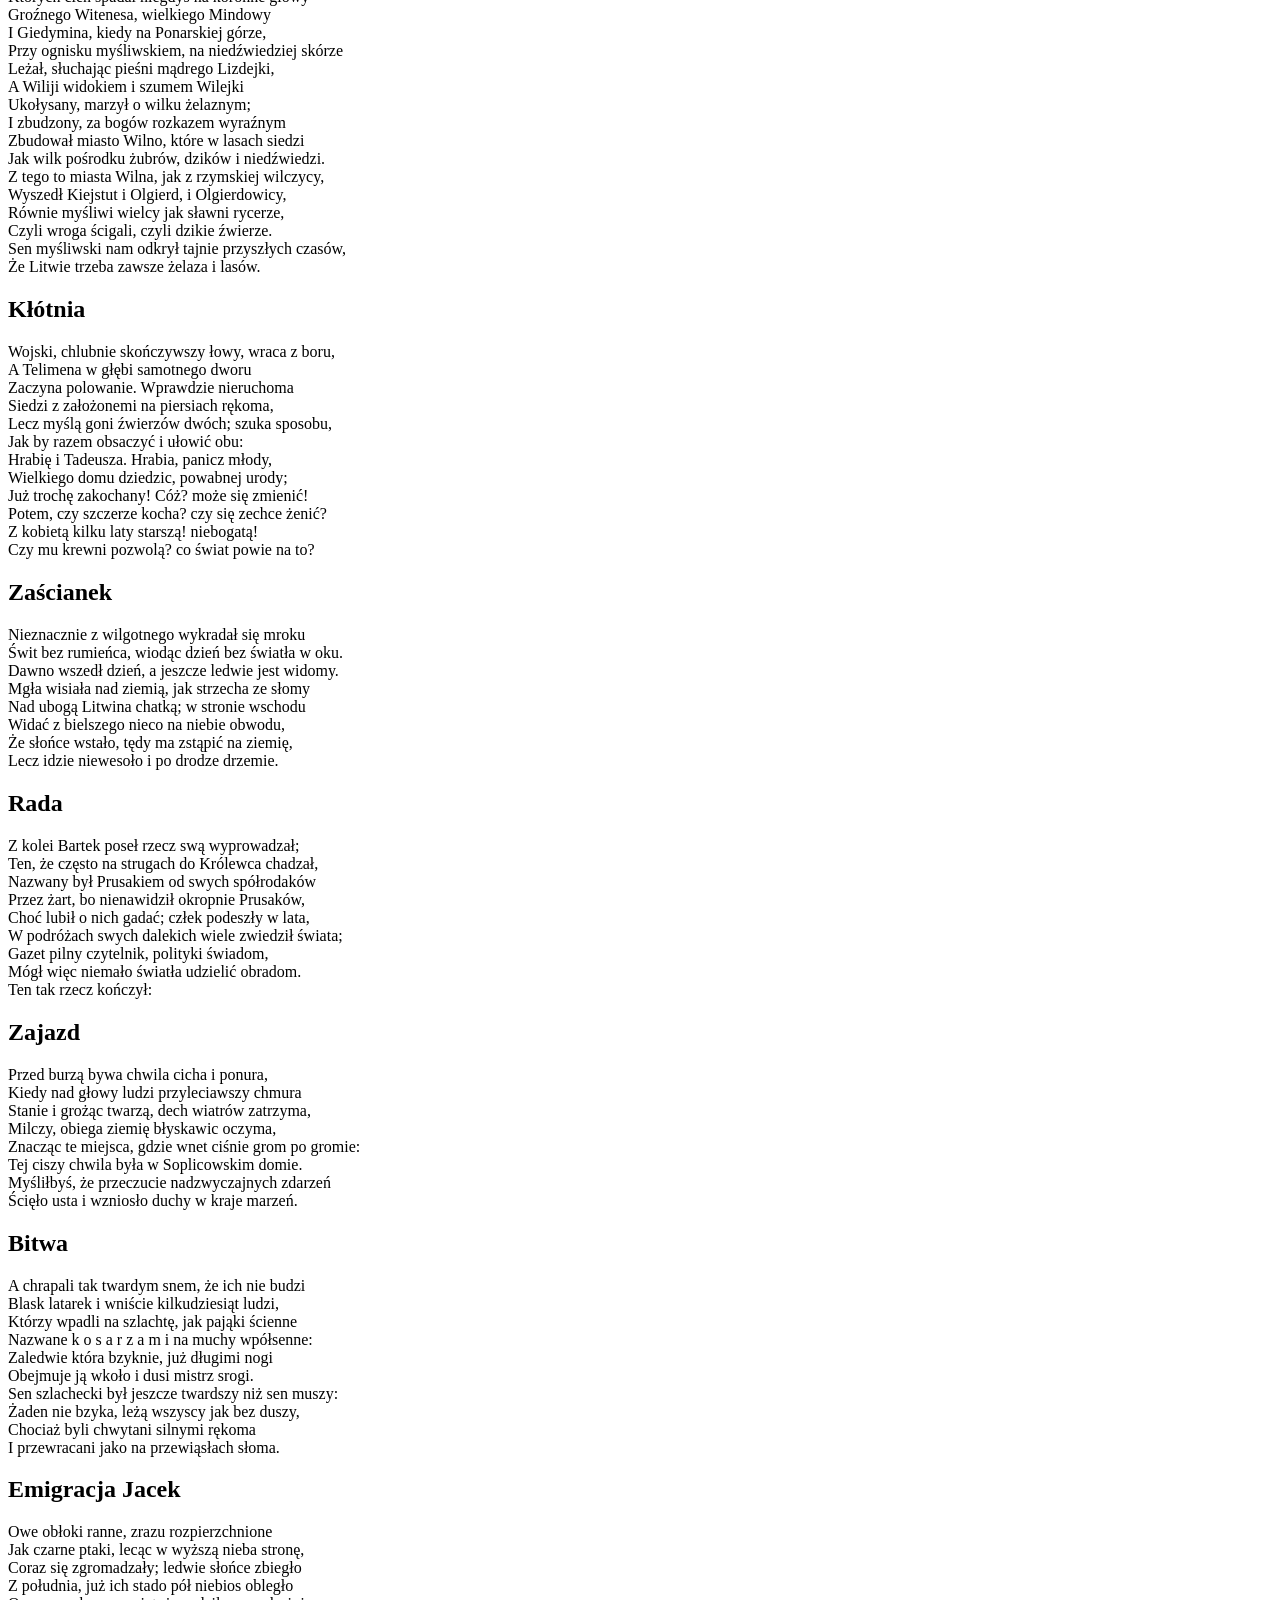
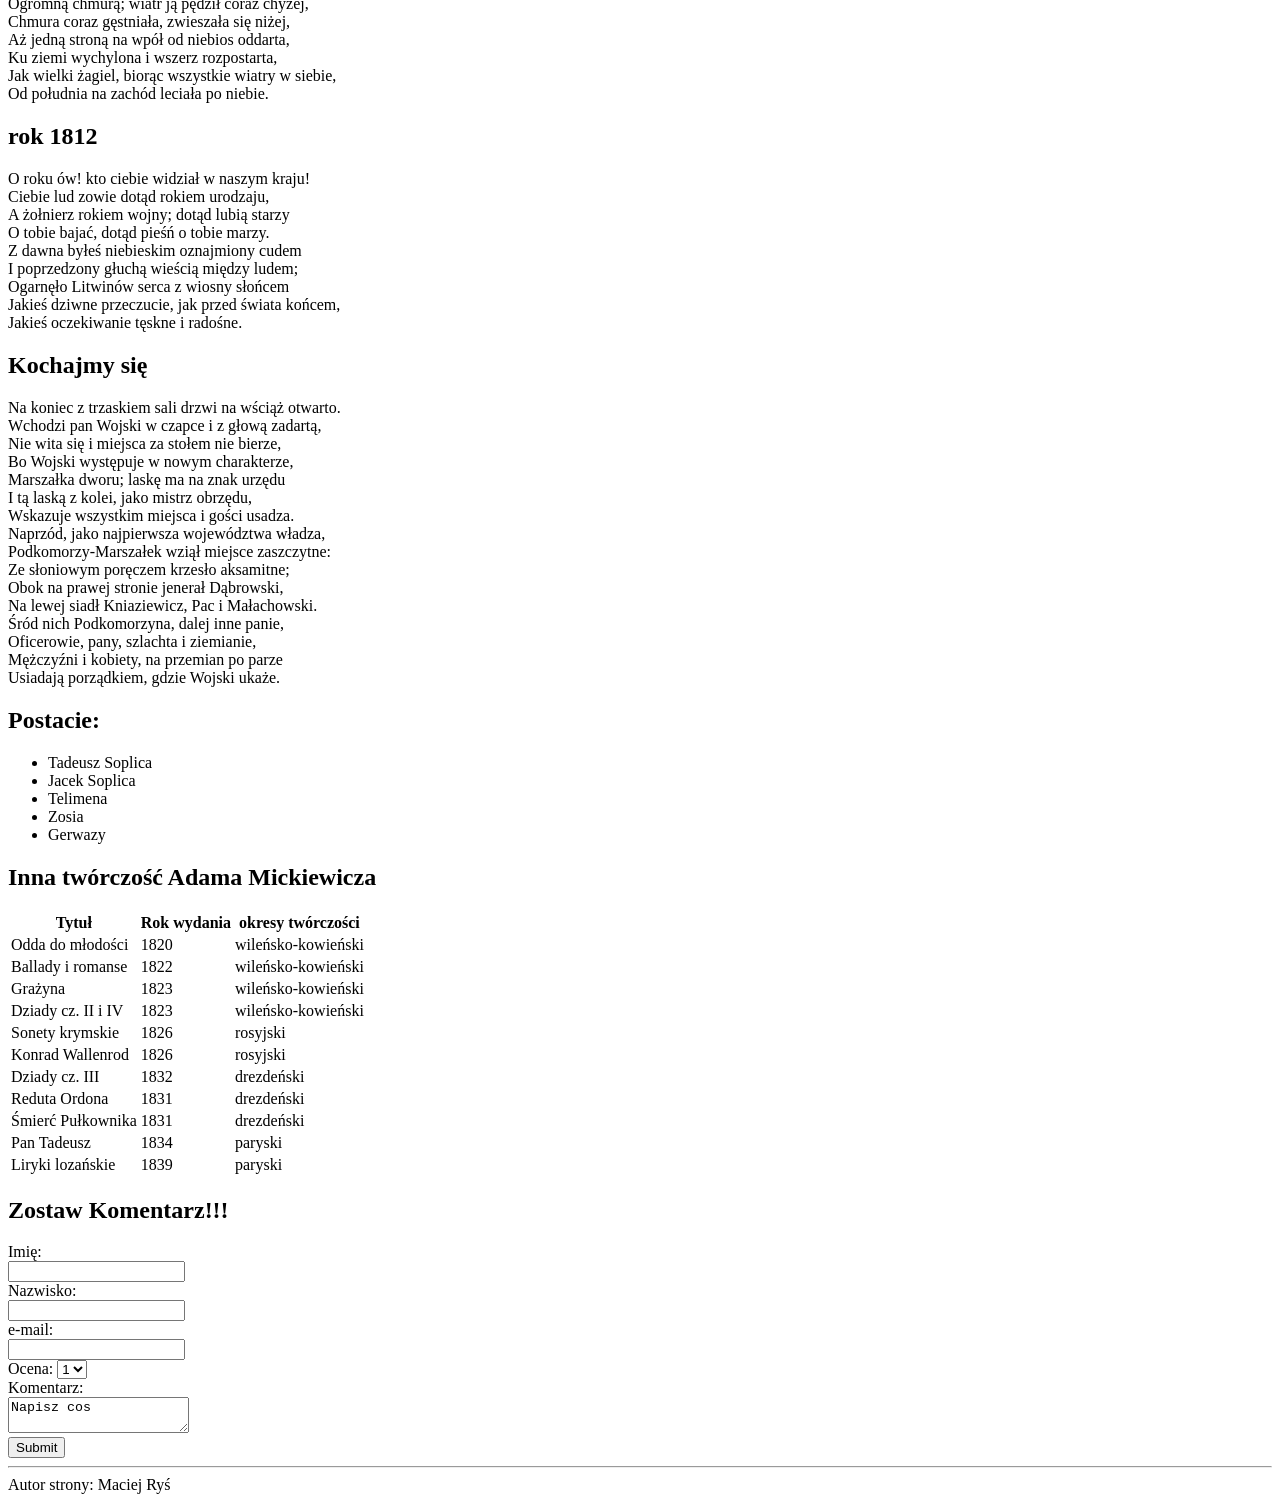
<file: zine.html>
<!DOCTYPE html>
<html lang="pl">
    <head>
        <meta charset="utf-8">
        <title>ZIN</title>
        <meta name="autor" content="Maciej Ryś">
        <meta name="keyword" content="ZINE">
        <meta name="viewport" content="width=device-width, initial-scale=1.0">
    </head>
    <body>
        <header>
            <h1>Pan Tadeusz, czyli Ostatni zajazd na Litwie. Historia szlachecka z roku 1811 i 1812, we dwunastu księgach wierszem</h1>
        </header>
        <nav>
            <h2>Spis treści:</h2>
            <a href="#roz-1">Rozdział pierwszy</a><br>
            <a href="#roz-2">Rozdział drugi</a><br>
            <a href="#roz-3">Rozdział trzeci</a><br>
            <a href="#roz-4">Rozdział czwarty</a><br>
            <a href="#roz-5">Rozdział piąty</a><br>
            <a href="#roz-6">Rozdział szósty</a><br>
            <a href="#roz-7">Rozdział siódmy</a><br>
            <a href="#roz-8">Rozdział ósmy</a><br>
            <a href="#roz-9">Rozdział dziewiąty</a><br>
            <a href="#roz-10">Rozdział dziesiąty</a><br>
            <a href="#roz-11">Rozdział jedynasty</a><br>
            <a href="#roz-12">Rozdział dwunasty</a><br>
            <a href="#ciekawostka">aside</a>
            <a href="#lista">lista</a>
            <a href="#tabela">tabela</a>
            <a href="#formularz">formularz</a>
            <a href="#stopka">stopka</a>
        </nav>
        <main>
            <article>
                <h2 id="roz-1">Gospodarstwo</h2>
                    <p id="rozdzial-1">
                        Litwo! Ojczyzno moja! ty jesteś jak zdrowie.<br>
                        Ile cię trzeba cenić, ten tylko się dowie,<br>
                        Kto cię stracił. Dziś piękność twą w całej ozdobie<br>
                        Widzę i opisuję, bo tęsknię po tobie.<br>
                        <br>
                        Panno Święta, co jasnej bronisz Częstochowy<br>
                        I w Ostrej świecisz Bramie! Ty, co gród zamkowy<br>
                        Nowogródzki ochraniasz z jego wiernym ludem!<br>
                        Jak mnie dziecko do zdrowia powróciłaś cudem<br>
                        (Gdy od płaczącej matki pod Twoją opiekę<br>
                        Ofiarowany, martwą podniosłem powiekę<br>
                        I zaraz mogłem pieszo do Twych świątyń progu<br>
                        Iść za wrócone życie podziękować Bogu),<br>
                        Tak nas powrócisz cudem na Ojczyzny łono.<br>
                        Tymczasem przenoś moję duszę utęsknioną<br>
                        Do tych pagórków leśnych, do tych łąk zielonych,<br>
                        Szeroko nad błękitnym Niemnem rozciągnionych;<br>
                        Do tych pól malowanych zbożem rozmaitem,<br>
                        Wyzłacanych pszenicą, posrebrzanych żytem;<br>
                        Gdzie bursztynowy świerzop, gryka jak śnieg biała,<br>
                        Gdzie panieńskim rumieńcem dzięcielina pała,<br>
                        A wszystko przepasane, jakby wstęgą, miedzą<br>
                        Zieloną, na niej z rzadka ciche grusze siedzą.<br>
                    </p>
                    <aside id="ciekawostka">
                        <hr>
                        <h3>Czy wiesz że?</h3>
                        <p>Adam Mickiewicz wymyślił imię Grażyna</p>
                        <hr>
                    </aside>
                <h2 id="roz-2">Zamek</h2>
                <p id="rozdzial-2">
                    Kto z nas tych lat nie pomni, gdy, młode pacholę,<br>
                    Ze strzelbą na ramieniu świszcząc szedł na pole,<br>
                    Gdzie żaden wał, płot żaden nogi nie utrudza,<br>
                    Gdzie przestępując miedzę, nie poznasz, że cudza!<br>
                    Bo na Litwie myśliwiec, jak okręt na morzu,<br>
                    Gdzie chcesz, jaką chcesz drogą, buja po przestworzu!<br>
                    Czyli jak prorok patrzy w niebo, gdzie w obłoku<br>
                    Wiele jest znaków widnych strzeleckiemu oku,<br>
                    Czy jak czarownik gada z ziemią, która, głucha<br>
                    Dla mieszczan, mnóstwem głosów szepce mu do ucha.<br>
                </p>
                <h2 id="roz-3">Umizgi</h2>
                <p id="rozdzial-3">
                    Hrabia wracał do siebie, lecz konia wstrzymywał,<br>
                    Głową coraz w tył kręcił, w ogród się wpatrywał;<br>
                    I raz mu się zdawało, że znowu z okienka<br>
                    Błysnęła tajemnicza bieluchna sukienka<br>
                    I coś lekkiego znowu upadło z wysoka,<br>
                    I przeleciawszy cały ogród w mgnieniu oka,<br>
                    Pomiędzy zielonymi świeciło ogórki:<br>
                    Jako promień słoneczny, wykradłszy się z chmurki,<br>
                    Kiedy śród roli padnie na krzemienia skibę<br>
                    Lub śród zielonej łąki w drobną wody szybę.<br>
                </p>
                <h2 id="roz-4">Dyplomatyka i Łowy</h2>
                <p id="rozdzial-4">
                    Rówienniki litewskich wielkich kniaziów, drzewa<br>
                    Białowieży, Świtezi, Ponar, Kuszelewa!<br>
                    Których cień spadał niegdyś na koronne głowy<br>
                    Groźnego Witenesa, wielkiego Mindowy<br>
                    I Giedymina, kiedy na Ponarskiej górze,<br>
                    Przy ognisku myśliwskiem, na niedźwiedziej skórze<br>
                    Leżał, słuchając pieśni mądrego Lizdejki,<br>
                    A Wiliji widokiem i szumem Wilejki<br>
                    Ukołysany, marzył o wilku żelaznym;<br>
                    I zbudzony, za bogów rozkazem wyraźnym<br>
                    Zbudował miasto Wilno, które w lasach siedzi<br>
                    Jak wilk pośrodku żubrów, dzików i niedźwiedzi.<br>
                    Z tego to miasta Wilna, jak z rzymskiej wilczycy,<br>
                    Wyszedł Kiejstut i Olgierd, i Olgierdowicy,<br>
                    Równie myśliwi wielcy jak sławni rycerze,<br>
                    Czyli wroga ścigali, czyli dzikie źwierze.<br>
                    Sen myśliwski nam odkrył tajnie przyszłych czasów,<br>
                    Że Litwie trzeba zawsze żelaza i lasów.<br>
                </p>
                <h2 id="roz-5">Kłótnia</h2>
                <p id="rozdzial-5">
                    Wojski, chlubnie skończywszy łowy, wraca z boru,<br>
                    A Telimena w głębi samotnego dworu<br>
                    Zaczyna polowanie. Wprawdzie nieruchoma<br>
                    Siedzi z założonemi na piersiach rękoma,<br>
                    Lecz myślą goni źwierzów dwóch; szuka sposobu,<br>
                    Jak by razem obsaczyć i ułowić obu:<br>
                    Hrabię i Tadeusza. Hrabia, panicz młody,<br>
                    Wielkiego domu dziedzic, powabnej urody;<br>
                    Już trochę zakochany! Cóż? może się zmienić!<br>
                    Potem, czy szczerze kocha? czy się zechce żenić?<br>
                    Z kobietą kilku laty starszą! niebogatą!<br>
                    Czy mu krewni pozwolą? co świat powie na to?<br>
                </p>
                <h2 id="roz-6">Zaścianek</h2>
                <p id="rozdzial-6">
                    Nieznacznie z wilgotnego wykradał się mroku<br>
                    Świt bez rumieńca, wiodąc dzień bez światła w oku.<br>
                    Dawno wszedł dzień, a jeszcze ledwie jest widomy.<br>
                    Mgła wisiała nad ziemią, jak strzecha ze słomy<br>
                    Nad ubogą Litwina chatką; w stronie wschodu<br>
                    Widać z bielszego nieco na niebie obwodu,<br>
                    Że słońce wstało, tędy ma zstąpić na ziemię,<br>
                    Lecz idzie niewesoło i po drodze drzemie.<br>
                </p>
                <h2 id="roz-7">Rada</h2>
                <p id="rozdzial-7">
                    Z kolei Bartek poseł rzecz swą wyprowadzał;<br>
                    Ten, że często na strugach do Królewca chadzał,<br>
                    Nazwany był Prusakiem od swych spółrodaków<br>
                    Przez żart, bo nienawidził okropnie Prusaków,<br>
                    Choć lubił o nich gadać; człek podeszły w lata,<br>
                    W podróżach swych dalekich wiele zwiedził świata;<br>
                    Gazet pilny czytelnik, polityki świadom,<br>
                    Mógł więc niemało światła udzielić obradom.<br>
                    Ten tak rzecz kończył:<br>
                </p>
                <h2 id="roz-8">Zajazd</h2>
                <p id="rozdzial-8">
                    Przed burzą bywa chwila cicha i ponura,<br>
                    Kiedy nad głowy ludzi przyleciawszy chmura<br>
                    Stanie i grożąc twarzą, dech wiatrów zatrzyma,<br>
                    Milczy, obiega ziemię błyskawic oczyma,<br>
                    Znacząc te miejsca, gdzie wnet ciśnie grom po gromie:<br>
                    Tej ciszy chwila była w Soplicowskim domie.<br>
                    Myśliłbyś, że przeczucie nadzwyczajnych zdarzeń<br>
                    Ścięło usta i wzniosło duchy w kraje marzeń.<br>
                </p>
                <h2 id="roz-9">Bitwa</h2>
                <p id="rozdzial-9">
                    A chrapali tak twardym snem, że ich nie budzi<br>
                    Blask latarek i wniście kilkudziesiąt ludzi,<br>
                    Którzy wpadli na szlachtę, jak pająki ścienne<br>
                    Nazwane k o s a r z a m i na muchy wpółsenne:<br>
                    Zaledwie która bzyknie, już długimi nogi<br>
                    Obejmuje ją wkoło i dusi mistrz srogi.<br>
                    Sen szlachecki był jeszcze twardszy niż sen muszy:<br>
                    Żaden nie bzyka, leżą wszyscy jak bez duszy,<br>
                    Chociaż byli chwytani silnymi rękoma<br>
                    I przewracani jako na przewiąsłach słoma.<br>
                </p>
                <h2 id="roz-10">Emigracja Jacek</h2>
                <p id="rozdzial-10">
                    Owe obłoki ranne, zrazu rozpierzchnione<br>
                    Jak czarne ptaki, lecąc w wyższą nieba stronę,<br>
                    Coraz się zgromadzały; ledwie słońce zbiegło<br>
                    Z południa, już ich stado pół niebios obległo<br>
                    Ogromną chmurą; wiatr ją pędził coraz chyżej,<br>
                    Chmura coraz gęstniała, zwieszała się niżej,<br>
                    Aż jedną stroną na wpół od niebios oddarta,<br>
                    Ku ziemi wychylona i wszerz rozpostarta,<br>
                    Jak wielki żagiel, biorąc wszystkie wiatry w siebie,<br>
                    Od południa na zachód leciała po niebie.<br>
                </p>
                <h2 id="roz-11">rok 1812</h2>
                <p id="rozdzial-11">
                    O roku ów! kto ciebie widział w naszym kraju!<br>
                    Ciebie lud zowie dotąd rokiem urodzaju,<br>
                    A żołnierz rokiem wojny; dotąd lubią starzy<br>
                    O tobie bajać, dotąd pieśń o tobie marzy.<br>
                    Z dawna byłeś niebieskim oznajmiony cudem<br>
                    I poprzedzony głuchą wieścią między ludem;<br>
                    Ogarnęło Litwinów serca z wiosny słońcem<br>
                    Jakieś dziwne przeczucie, jak przed świata końcem,<br>
                    Jakieś oczekiwanie tęskne i radośne.<br>
                </p>
                <h2 id="roz-12">Kochajmy się</h2>
                <p id="rozdzial-12">
                    Na koniec z trzaskiem sali drzwi na wściąż otwarto.<br>
                    Wchodzi pan Wojski w czapce i z głową zadartą,<br>
                    Nie wita się i miejsca za stołem nie bierze,<br>
                    Bo Wojski występuje w nowym charakterze,<br>
                    Marszałka dworu; laskę ma na znak urzędu<br>
                    I tą laską z kolei, jako mistrz obrzędu,<br>
                    Wskazuje wszystkim miejsca i gości usadza.<br>
                    Naprzód, jako najpierwsza województwa władza,<br>
                    Podkomorzy-Marszałek wziął miejsce zaszczytne:<br>
                    Ze słoniowym poręczem krzesło aksamitne;<br>
                    Obok na prawej stronie jenerał Dąbrowski,<br>
                    Na lewej siadł Kniaziewicz, Pac i Małachowski.<br>
                    Śród nich Podkomorzyna, dalej inne panie,<br>
                    Oficerowie, pany, szlachta i ziemianie,<br>
                    Mężczyźni i kobiety, na przemian po parze<br>
                    Usiadają porządkiem, gdzie Wojski ukaże.<br>
                </p>
            </article>

            <h2 id="lista">Postacie:</h2>
            <ul>
                <li>Tadeusz Soplica</li>
                <li>Jacek Soplica</li>
                <li>Telimena</li>
                <li>Zosia</li>
                <li>Gerwazy</li>
            </ul>

            <h2 id="tabela">Inna twórczość Adama Mickiewicza</h2>
            <table>
                <tr>
                    <th>Tytuł</th>
                    <th>Rok wydania</th>
                    <th>okresy twórczości</th>
                </tr>
                <tr>
                    <td>Odda do młodości</td>
                    <td>1820</td>
                    <td>wileńsko-kowieński</td>
                </tr>
                <tr>
                    <td>Ballady i romanse</td>
                    <td>1822</td>
                    <td>wileńsko-kowieński</td>
                </tr>
                <tr>
                    <td>Grażyna</td>
                    <td>1823</td>
                    <td>wileńsko-kowieński</td>
                </tr>
                <tr>
                    <td>Dziady cz. II i IV</td>
                    <td>1823</td>
                    <td>wileńsko-kowieński</td>
                </tr>
                <tr>
                    <td>Sonety krymskie</td>
                    <td>1826</td>
                    <td>rosyjski</td>
                </tr>
                <tr>
                    <td>Konrad Wallenrod</td>
                    <td>1826</td>
                    <td>rosyjski</td>
                </tr>
                <tr>
                    <td>Dziady cz. III</td>
                    <td>1832</td>
                    <td>drezdeński</td>
                </tr>
                <tr>
                    <td>Reduta Ordona</td>
                    <td>1831</td>
                    <td>drezdeński</td>
                </tr>
                <tr>
                    <td>Śmierć Pułkownika</td>
                    <td>1831</td>
                    <td>drezdeński</td>
                </tr>
                <tr>
                    <td>Pan Tadeusz</td>
                    <td>1834</td>
                    <td>paryski</td>
                </tr>
                <tr>
                    <td>Liryki lozańskie</td>
                    <td>1839</td>
                    <td>paryski</td>
                </tr>
            </table>

            <h2 id="formularza">Zostaw Komentarz!!!</h2>
            <form>
                <label for="imie">Imię:</label><br>
                <input type="text" id="imie"><br>
                <label for="nazwisko">Nazwisko:</label><br>
                <input type="text" id="nazwisko"><br>
                <label for="mail">e-mail:</label><br>
                <input type="email" id="mail"><br>
                <label for="ocena">Ocena: </label>
                <select id="ocena" name="ocena">
                    <option value="1">1</option>
                    <option value="2">2</option>
                    <option value="3">3</option>
                    <option value="4">4</option>
                    <option value="5">5</option>
                </select><br>
                <label for="tresc">Komentarz: </label><br>
                <textarea id="tresc">Napisz cos</textarea><br>
                <input type="submit" id="publikuj">
            </form>
            <footer id="stopka">
                <hr>
                Autor strony: Maciej Ryś
            </footer>
        </main>
    </body>
</html>
</file>
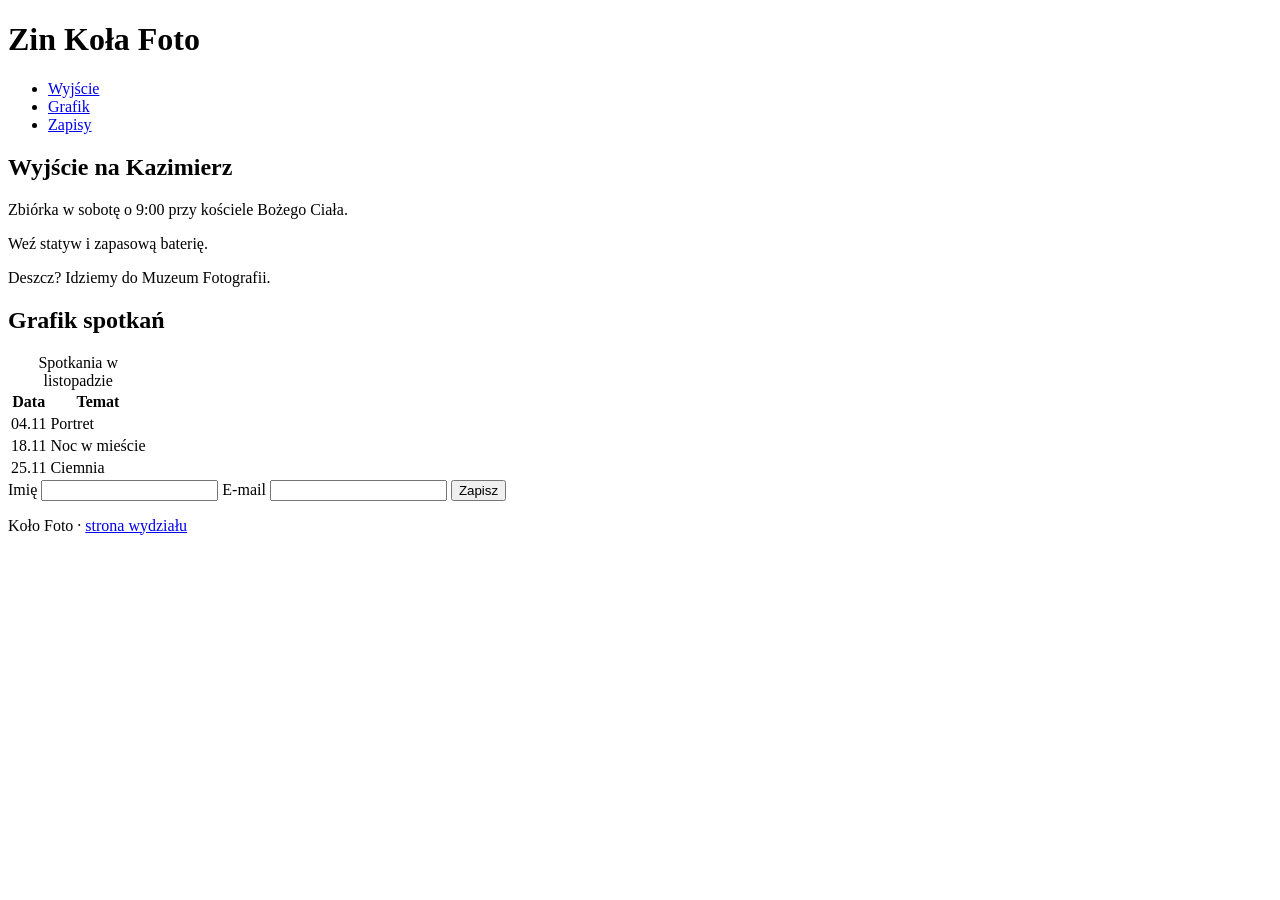
<file: cwiczenia03/selektory.html>
<!DOCTYPE html>
<html lang="pl">
<head>
  <meta charset="utf-8">
  <meta name="viewport" content="width=device-width, initial-scale=1">
  <title>Zin Koła Foto · Techniki WWW, ćwiczenie 4 (selektory)</title>
</head>
<body>
<!-- Ćwiczenie 4: F12 → Console → document.querySelectorAll('TWÓJ SELEKTOR').length -->
<header>
  <h1>Zin Koła Foto</h1>
  <nav>
    <ul>
      <li><a href="#wyjscie">Wyjście</a></li>
      <li><a href="#grafik">Grafik</a></li>
      <li><a href="#zapisy">Zapisy</a></li>
    </ul>
  </nav>
</header>
<main>
  <article id="wyjscie">
    <h2>Wyjście na Kazimierz</h2>
    <p>Zbiórka w sobotę o 9:00 przy kościele Bożego Ciała.</p>
    <p>Weź statyw i zapasową baterię.</p>
    <aside>
      <p>Deszcz? Idziemy do Muzeum Fotografii.</p>
    </aside>
  </article>
  <article id="grafik">
    <h2>Grafik spotkań</h2>
    <table>
      <caption>Spotkania w listopadzie</caption>
      <tr><th>Data</th><th>Temat</th></tr>
      <tr><td>04.11</td><td>Portret</td></tr>
      <tr><td>18.11</td><td>Noc w mieście</td></tr>
      <tr><td>25.11</td><td>Ciemnia</td></tr>
    </table>
  </article>
  <form id="zapisy">
    <label for="imie">Imię</label>
    <input id="imie" name="imie">
    <label for="mail">E-mail</label>
    <input type="email" id="mail" name="mail" required>
    <button>Zapisz</button>
  </form>
</main>
<footer>
  <p>Koło Foto · <a href="https://example.org">strona wydziału</a></p>
</footer>
</body>
</html>
</file>
<file: style.css>
:root{
    --bg-page: #E0DFE3; 
    --bg-container: #FFFFFF; 
    --bg-section: #F5F5F5;
    --text-main: #222222; 
    --text-muted: #4D4D4D;
    --color-link: #0044CC;
    --color-link-hover: #002277;
    --color-accent: #0055FF; 
    --color-accent-hover: #0033CC;
    --text-on-accent: #FFFFFF;
    --color-warning: #FF0000; 
    --color-success: #008000; 
    --border-color: #B3B3B3;
    --table-header-bg: #EAEAEA;
    --shadow-light: rgba(0, 0, 0, 0.15);
    --pattern-color: rgba(0, 0, 0, 0.08);
}

:root[data-theme="dark"] {  
    --bg-page: #121212; 
    --bg-container: #1E1E1E; 
    --bg-section: #2A2A2A;
    --text-main: #F0F0F0; 
    --text-muted: #CCCCCC;
    --color-link:#66B2FF;
    --color-link-hover:#99CCFF;
    --color-accent: #3399FF; 
    --color-accent-hover: #66B2FF;
    --text-on-accent: #111111;
    --color-warning: #FF0000; 
    --color-success: #4DFF4D; 
    --border-color: #444444;
    --table-header-bg: #2C2C2C;
    --shadow-light: rgba(0, 0, 0, 0.5);
    --pattern-color: rgba(0, 0, 0, 0.1);
}

*{
    box-sizing: border-box;
    margin: 0;
    padding: 0;
}
html, body{
    width: 100%;
}

body{
    font-family:'Segoe UI', Tahoma, Geneva, Verdana, sans-serif;
    color: var(--text-main);
    background-color: var(--bg-page);
    background-image: 
        linear-gradient(var(--pattern-color) 1px, transparent 1px),
        linear-gradient(90deg, var(--pattern-color) 1px, transparent 1px);
    background-size: 30px 30px;
    background-attachment: fixed;
    display: flex;
    flex-direction: column;
    min-height: 100vh;
}

a{
    color: var(--color-link);
    text-decoration: underline;
    transition: color 0.3s ease;
}
a:hover, a:focus{
    color: var(--color-link-hover);
    text-decoration: underline;
}

h1, h2, h3{
    margin-bottom: 1rem;
    line-height: 1.2;
}

p, ul{
    margin-bottom: 1rem;
}

header{
    background-color: var(--bg-container);
    border-bottom: 1px solid var(--border-color);
    padding: 0.3rem 1rem 0.3rem 1rem;
    position: sticky;
    top: 0;
    z-index: 1000;
    box-shadow: 0 2px 4px var(--shadow-light);
    transition: top 0.4s;
    transition-timing-function: linear;
}
header h1{
    font-size: 1.5rem;
    margin-bottom: 0.5rem;
    text-align: center;
}

nav ul{
    list-style: none;
    display: flex;
    justify-content: center;
    gap: 0.8rem;
    flex-wrap: wrap;
}
nav a{
    font-weight: bold;
    font-size: 0.9rem;
    display: block;
}

#zmiana-motywu{
    display: flex;
    align-items: center;
    justify-content: center;
    gap: 10px;
    margin-top: 0.3rem;
    padding: 0.5rem;
    border-top: 1px solid var(--border-color);
}
#zmiana-motywu span{
    font-size: 0.9rem;
    font-weight: bold;
}
.switch {
    display: inline-block;
    height: 24px;
    position: relative;
    width: 50px;
}
switch input {
    display: none;
}
.motyw-slider{
    background-color: #777777;
    bottom: 0;
    cursor: pointer;
    left: -2px;
    position: absolute;
    right: 0;
    top: 0;
    transition: 0.4s;
    border-radius: 24px;
}
.motyw-slider:before {
    background-color: #fff;
    bottom: 4px;
    content: "";
    height: 16px;
    left: 4px;
    position: absolute;
    transition: 0.4s;
    width: 16px;
    border-radius: 50%;
}
input:checked + .motyw-slider{
    background-color: var(--color-accent);
}
input:checked + .motyw-slider:before{
    transform: translateX(26px);
}
input:focus-visible + .motyw-slider{
    outline: 3px solid var(--color-link);
}

main{
    background-color: var(--bg-container);
    width: 100%;
    max-width: 100%;
    margin: 0 auto;
    padding: 1.5rem 1rem;
    box-shadow: 0 0 15px var(--shadow-light);
}

section{
    padding: 2rem 1rem;
    margin: 0 auto;
    border-bottom: 1px solid var(--border-color);
}
section:nth-of-type(even){
    background-color: var(--bg-section);
}
section:last-of-type{
    border-bottom: none;
}

ul{
    padding-left: 1.5rem;
}

strong{
    color: var(--text-main);
}

.tablica_rekordow{
    width: 100%;
    border-collapse: collapse;
    margin-top: 1.5rem;
    font-size: 0.9rem;
    overflow-x: auto;
    display: block;
    white-space: nowrap;
}
.tablica_rekordow caption{
    font-weight: bold;
    font-size:1.2rem;
    margin-bottom: 0.5rem;
    text-align: left;
}
.tablica_rekordow th, .tablica_rekordow td{
    padding: 0.5rem;
    border:1px solid var(--border-color);
    text-align: center;
}
.tablica_rekordow th{
    background-color: var(--table-header-bg);
    font-weight: bold;
}
.tablica_rekordow td tfoot{
    background-color: var(--bg-section);
    font-size: 0.8rem;
    text-align: center;
}

form{
    display: grid;
    grid-template-columns: 1fr;
    gap: 1rem;
    align-items: center;
    max-width: 100%;
}
form label{
    font-weight: bold;
    text-align: left;
    margin-top: 0.5rem;
    white-space: pre;
}
form input[type="text"], input[type="email"], textarea{
    padding: 0.8rem;
    border: 1px solid var(--border-color);
    border-radius: 4px;
    background-color: var(--bg-page);
    color: var(--text-main);
    width: 100%;
}
form textarea{
    resize: vertical;
    min-height: 100px;
    width: 100%;
    height: 200px;
}
form input[type="submit"]{
    background-color: var(--color-accent);
    color: var(--text-on-accent);
    border: none;
    padding: 0.8rem 1.5rem;
    border-radius: 4px;
    cursor: pointer;
    transition: background-color 0.3s;
    font-weight: bold;
    max-width: 100%;
}
form input[type="submit"]:hover{
    background-color: var(--text-main);
    color: var(--bg-page);
}

#wzorce h2{
    margin-top: 2rem;
}
.blok-wzorcow{
    background-color: var(--bg-page);
    border: 1px solid var(--border-color);
    border-radius: 6px;
    padding: 1rem;
    margin-bottom: 1.5rem;
    box-shadow: 0 2px 4px var(--shadow-light);
}
.wzorzec-obrazek{
    text-align: center;
    margin-top: 1rem;
}
.wzorzec-obrazek img{
    max-width: 100%;
    height: auto;
    border: 1px solid var(--border-color);
    image-rendering: pixelated;
}

#slider {
    position: relative;
    max-width: 100%;
    margin: auto;
    overflow: hidden;
    background-color: var(--bg-section);
    border: 1px solid var(--border-color);
    border-radius: 4px;
}
.slide {
    display: none; 
    text-align: center;
    padding-bottom: 1rem;
}
.slide:first-of-type {
    display: block; 
}
.slide img {
    max-width: 100%;
    height: 400px;
    max-height: 450px;
    object-fit: contain;
    margin-top: 2rem;
}
.slider-number {
    position: absolute;
    top: 10px;
    left: 15px;
    color: var(--text-main);
    font-size: 0.8rem;
}
.slide figcaption {
    margin-top: 0.5rem;
    font-style: italic;
    color: var(--text-muted);
    padding: 0 1rem;
}
.prev, .next {
    cursor: pointer;
    position: absolute;
    top: 50%;
    width: auto;
    padding: 16px;
    margin-top: -22px;
    color: var(--color-accent);
    font-weight: bold;
    font-size: 24px;
    transition: 0.6s ease;
    border-radius: 0 3px 3px 0;
    user-select: none;
    background-color: rgba(255,255,255,0.9);
    text-decoration: none;
}

.prev:hover, .next:hover{
    text-decoration: none;
}
.next {
    right: 0;
    border-radius: 3px 0 0 3px;
}
.prev:hover, .next:hover {
    background-color: var(--color-accent);
    color: var(--bg-container);
}
div:has(> .dot) {
    text-align: center;
    margin-top: 1rem;
}
.dot {
    cursor: pointer;
    height: 14px;
    width: 14px;
    margin: 0 4px;
    background-color: var(--border-color);
    border-radius: 50%;
    display: inline-block;
    transition: background-color 0.6s ease;
}
.dot:hover, .dot.active {
    background-color: var(--color-accent);
}

@media screen and (min-width: 800px){
    main{
        max-width: 800px;
        padding: 2rem;
        margin: 2rem auto;
        border-radius: 10px;
    }

    section{
        padding: 3rem;
        margin: 0 auto;
    }

    .tablica_rekordow{
        display:table;
    }

    form {
        grid-template-columns: 1fr;
        gap: 0.5rem;
    }
    form input[type="submit"] {
        grid-column: 1;
    }
    label[for="komentarz"] {
        margin-top: 0;
    }
}

@media screen and (min-width: 1100px) {
    body {
        display: grid;
        grid-template-columns: 0.8fr minmax(auto, 850px) 0.8fr;
        gap: 2rem;
        align-items: start;
        padding: 0 2rem;
    }

    header {
        grid-column: 1;
        justify-self: end;
        grid-row: 1/3;
        position: sticky;
        top: 2rem;
        width: 250px;
        height: auto;
        max-height: calc(100vh - 4rem);
        margin: 2rem 0 2rem 2rem;
        border-radius: 8px;
        border-bottom: none;
        border: 1px solid var(--border-color);
        box-shadow: 0 0 15px var(--shadow-light);
        text-align: left;
        margin-top: 2rem;
    }

    #zmiana-motywu{
        justify-content: left;
    }
    
    header h1 {
        text-align: left;
        margin-bottom: 0.5rem;
        border-bottom: 2px solid var(--border-color);
        padding: 0.5rem 0.5rem 0.5rem 0.5rem;
    }

    nav ul {
        flex-direction: column;
        align-items: flex-start;
        gap: 0.2rem;
        margin-bottom: 0;
    }
    
    nav a {
        padding: 0.6rem 0;
        width: 100%;
        border-bottom: 1px solid var(--border-color);
    }
    
    nav li:last-child a {
        border-bottom: none;
    }

    main {
        grid-column: 2;
        grid-row: 1;
        margin: 2rem 0 0 0;
        width: 100%;
        max-width: none;
    }
    
    footer {
        grid-column: 2;
        grid-row: 2;
        margin: 2rem 0;
        width: 100%;
        text-align: center;
        padding: 2rem;
        background-color: var(--bg-container);
        border-top: 1px solid var(--border-color);
    }
}
</file>
